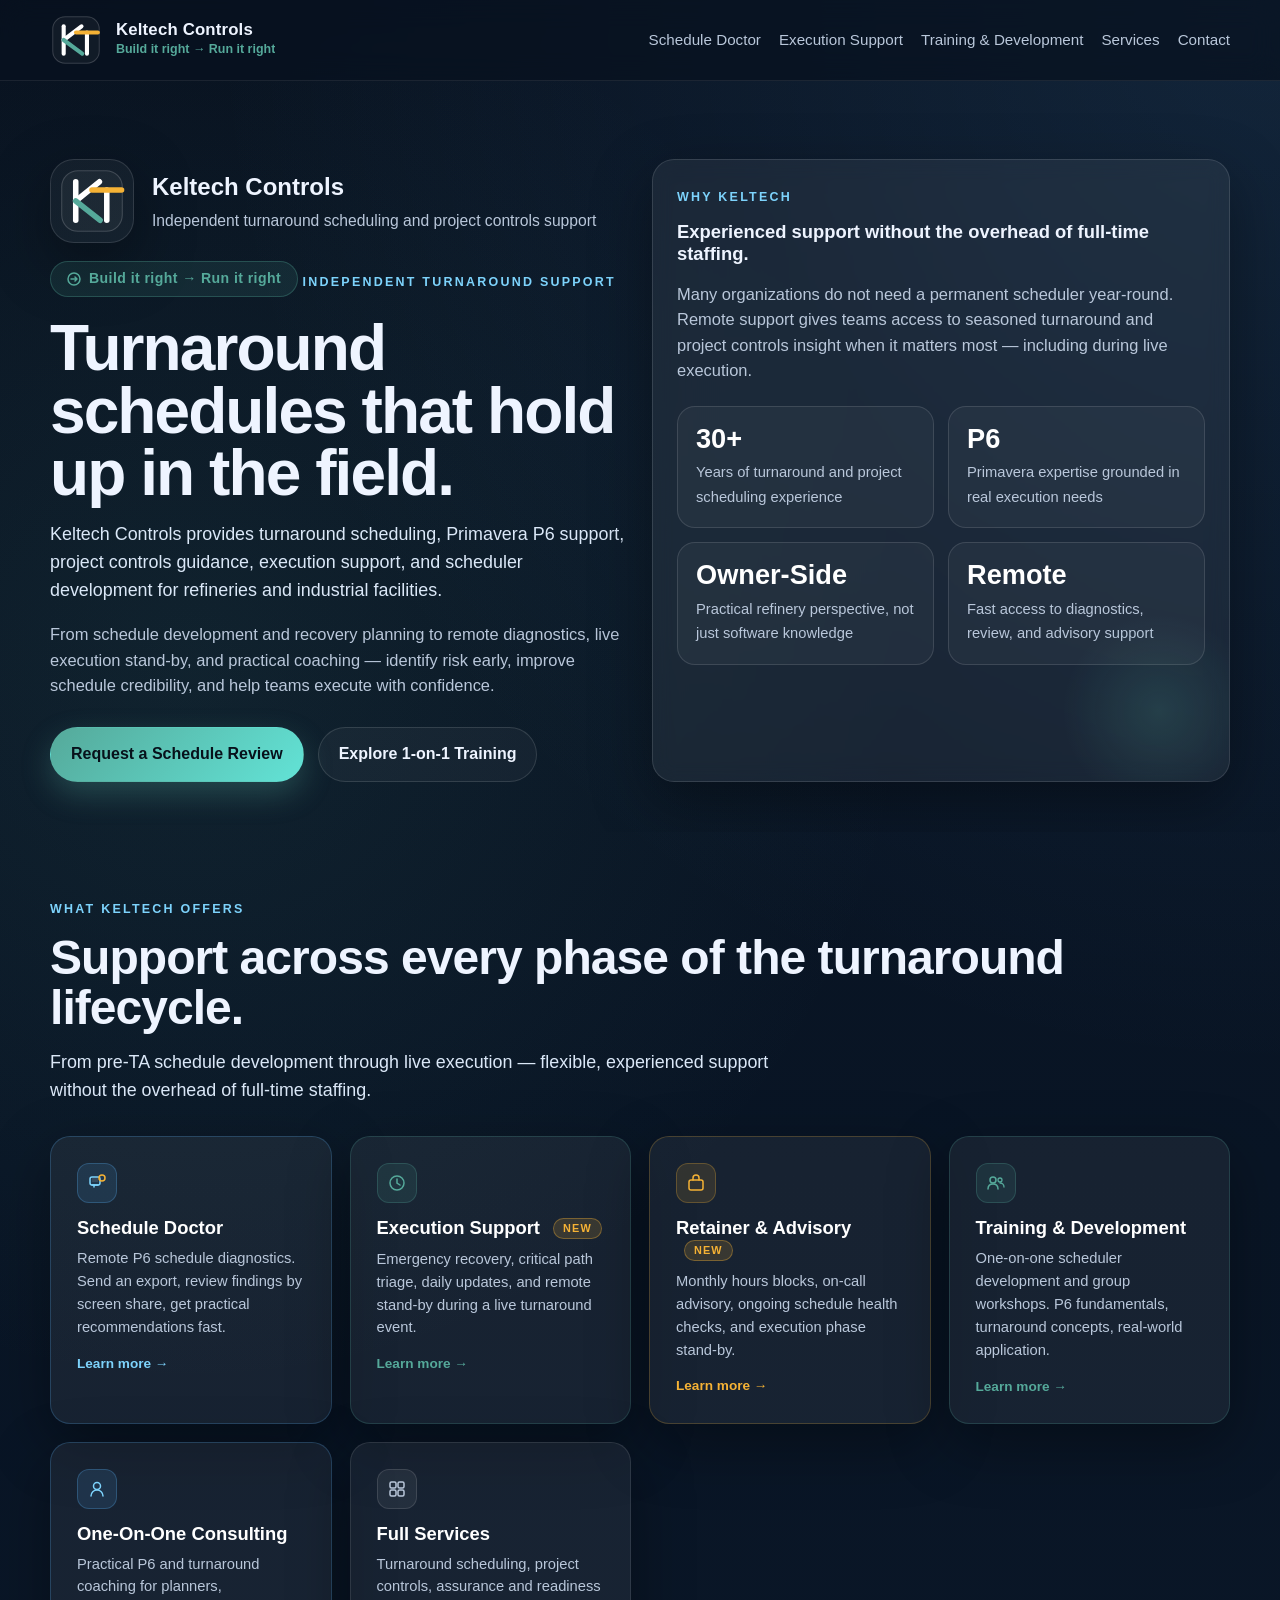
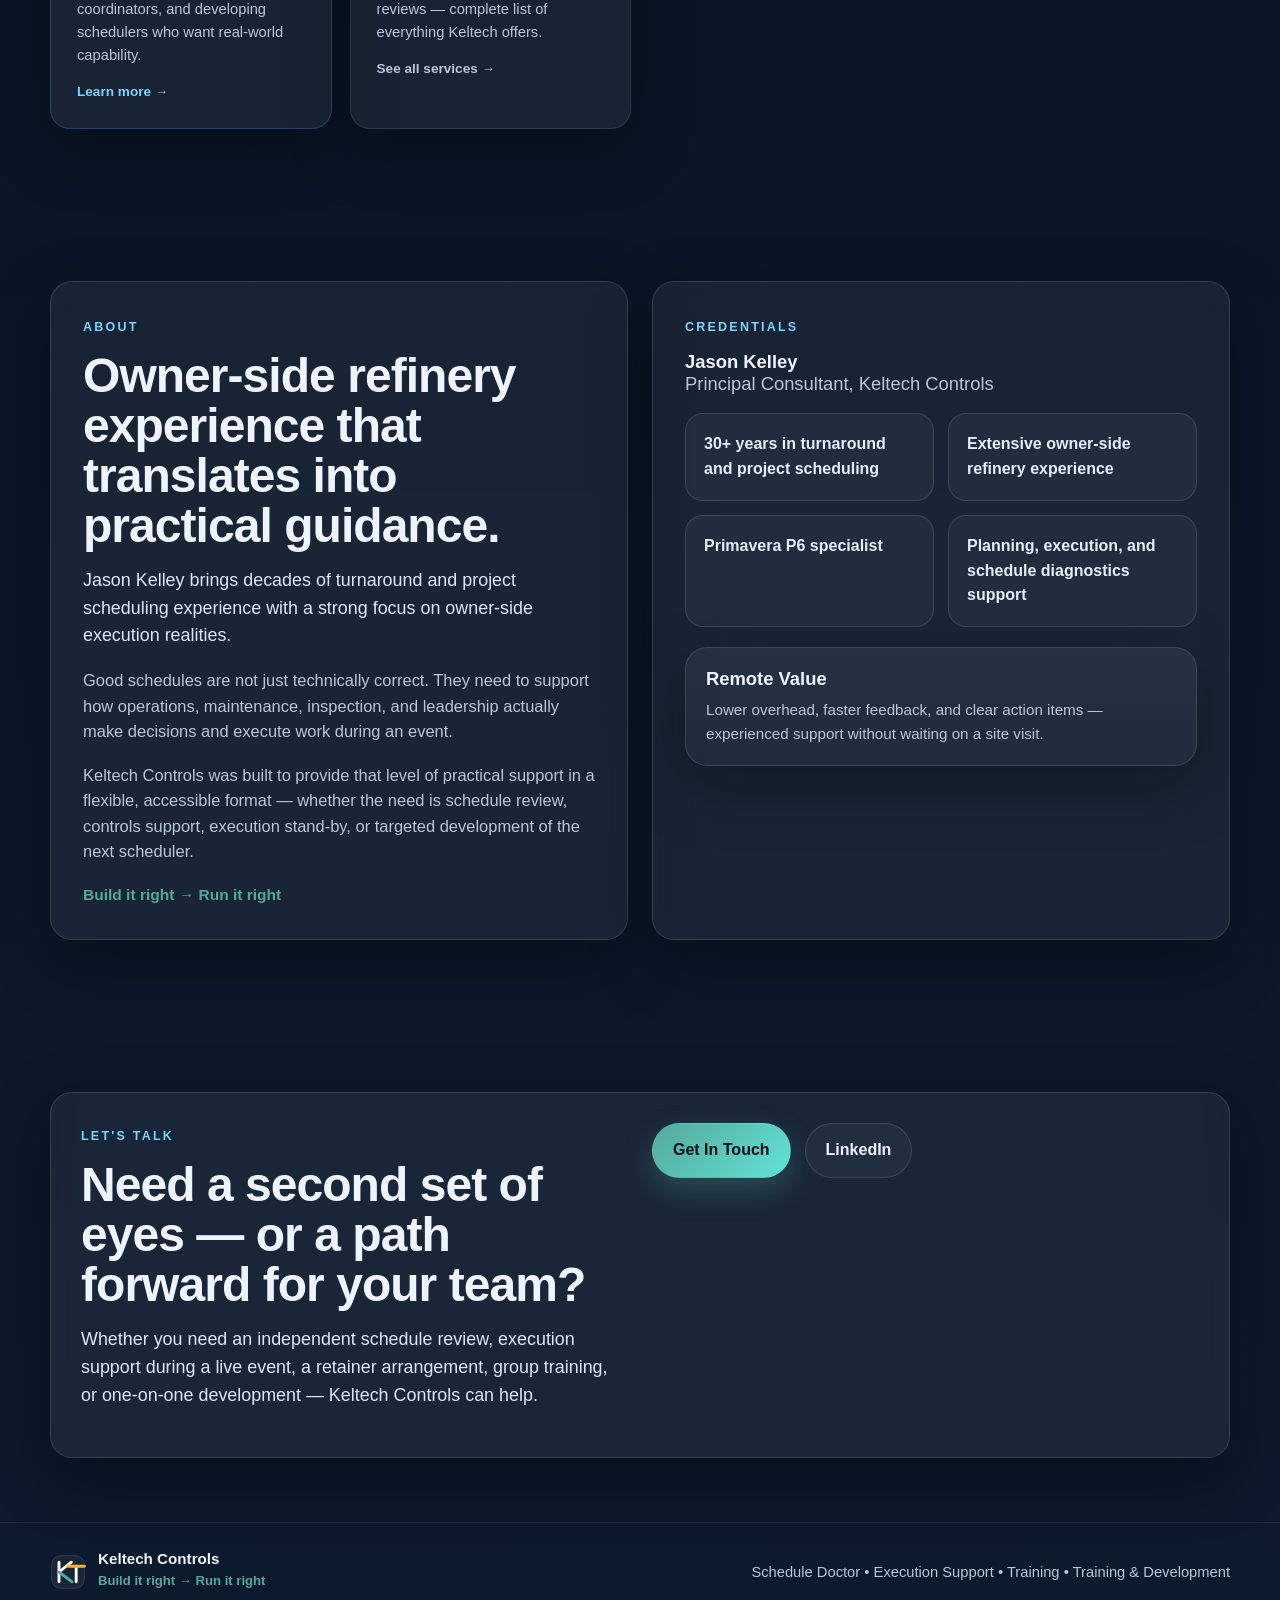
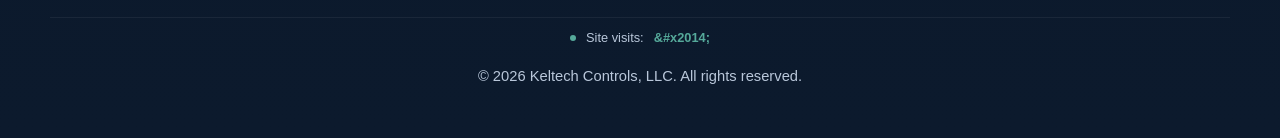
<file: index.html>
<!DOCTYPE html>
<html lang="en">
<head>
  <meta charset="UTF-8" />
  <meta name="viewport" content="width=device-width, initial-scale=1.0" />
  <title>Keltech Controls | Turnaround Scheduling and Project Controls</title>
  <meta name="description" content="Keltech Controls provides turnaround scheduling, Primavera P6 support, Schedule Doctor remote diagnostics, execution support, retainer advisory, group training, and one-on-one scheduler development for refineries and industrial facilities." />
  <link rel="stylesheet" href="css/shared.css" />
  <style>
    :root{--bg:#08111f;--bg2:#0d1b2e;--panel:rgba(255,255,255,.06);--panel2:rgba(255,255,255,.04);--text:#eef4ff;--muted:#b9c7da;--line:rgba(255,255,255,.12);--blue:#5eb6ff;--blue2:#7dd3fc;--teal:#55A99A;--teal-light:#62e3d6;--gold:#F5B235;--shadow:0 20px 60px rgba(0,0,0,.35);--radius:22px;--max:1180px}
    *{box-sizing:border-box}html{scroll-behavior:smooth}
    body{margin:0;font-family:Inter,Segoe UI,Roboto,Arial,sans-serif;color:var(--text);background:radial-gradient(circle at top right,rgba(94,182,255,.12),transparent 30%),radial-gradient(circle at 15% 20%,rgba(85,169,154,.10),transparent 25%),linear-gradient(180deg,#08111f 0%,#091525 35%,#0c1a2d 100%);line-height:1.55}
    a{color:inherit;text-decoration:none}
    .container{width:min(var(--max),calc(100% - 32px));margin:0 auto}
    .section{padding:88px 0}.section-tight{padding:64px 0}
    .eyebrow{display:inline-block;font-size:.78rem;letter-spacing:.18em;text-transform:uppercase;color:var(--blue2);margin-bottom:14px;font-weight:700}
    h1,h2,h3{margin:0 0 16px}
    h1{font-size:clamp(2.4rem,5vw,5rem);line-height:.98;letter-spacing:-.03em}
    h2{font-size:clamp(1.9rem,3.8vw,3rem);line-height:1.04;letter-spacing:-.02em}
    h3{font-size:1.15rem;line-height:1.2}
    p{margin:0 0 18px;color:var(--muted);font-size:1.03rem}
    .lead{font-size:1.12rem;color:#dbe8f8}
    .glass{background:var(--panel);border:1px solid var(--line);border-radius:var(--radius);backdrop-filter:blur(10px);box-shadow:var(--shadow)}
    .card{padding:26px;background:var(--panel);border:1px solid var(--line);border-radius:20px;box-shadow:var(--shadow);height:100%}
    .highlight-box{padding:28px;border-radius:22px;background:linear-gradient(180deg,rgba(255,255,255,.06),rgba(255,255,255,.03));border:1px solid var(--line);box-shadow:var(--shadow)}
    .tagline-pill{display:inline-flex;align-items:center;gap:8px;padding:6px 16px;border-radius:999px;background:rgba(85,169,154,.12);border:1px solid rgba(85,169,154,.30);color:var(--teal);font-size:.88rem;font-weight:600;letter-spacing:.03em;margin-bottom:20px}
    .new-badge{display:inline-block;font-size:.68rem;letter-spacing:.10em;text-transform:uppercase;font-weight:700;padding:3px 9px;border-radius:999px;background:rgba(245,178,53,.15);border:1px solid rgba(245,178,53,.35);color:var(--gold);margin-left:8px;vertical-align:middle;position:relative;top:-1px}
    .btn-row{display:flex;flex-wrap:wrap;gap:14px;margin-top:28px}
    .btn{display:inline-flex;align-items:center;justify-content:center;gap:10px;padding:14px 20px;border-radius:999px;font-weight:700;transition:.2s ease;border:1px solid transparent;font-size:1rem}
    .btn-primary{background:linear-gradient(135deg,var(--teal),var(--teal-light));color:#07111b;box-shadow:0 12px 30px rgba(85,169,154,.30)}
    .btn-primary:hover{transform:translateY(-1px)}
    .btn-secondary{border-color:var(--line);background:rgba(255,255,255,.04);color:var(--text)}
    .btn-secondary:hover{background:rgba(255,255,255,.08);transform:translateY(-1px)}
    .nav-wrap{position:sticky;top:0;z-index:100;backdrop-filter:blur(14px);background:rgba(8,17,31,.72);border-bottom:1px solid rgba(255,255,255,.08)}
    .nav{min-height:80px;display:flex;align-items:center;justify-content:space-between;gap:18px}
    .brand{display:flex;align-items:center;gap:14px;min-width:0}
    .brand-mark{width:52px;height:52px;flex:0 0 52px}
    .brand-text{display:flex;flex-direction:column;min-width:0}
    .brand-text strong{font-size:1.05rem;line-height:1.1;letter-spacing:.01em}
    .brand-text span{font-size:.78rem;color:var(--teal);font-weight:600;white-space:nowrap;overflow:hidden;text-overflow:ellipsis}
    .nav-links{display:flex;align-items:center;gap:18px;flex-wrap:wrap;justify-content:flex-end}
    .nav-links a{color:var(--muted);font-size:.95rem;transition:.15s}
    .nav-links a:hover{color:var(--text)}
    footer{padding:28px 0 50px;border-top:1px solid rgba(255,255,255,.08)}
    .footer-row{display:flex;align-items:center;justify-content:space-between;gap:18px;flex-wrap:wrap}
    .footer-brand{display:flex;align-items:center;gap:12px}
    .footer-brand-text strong{display:block;font-size:.95rem;line-height:1.1}
    .footer-brand-text span{font-size:.82rem;color:var(--teal);font-weight:600}
    .small{font-size:.92rem;color:var(--muted)}
    .two-col{display:grid;grid-template-columns:1fr 1fr;gap:24px;align-items:stretch}
    .stats{display:grid;grid-template-columns:repeat(2,1fr);gap:14px;margin-top:22px}
    .stat{padding:18px;border-radius:18px;background:rgba(255,255,255,.04);border:1px solid var(--line)}
    .stat strong{display:block;font-size:1.7rem;line-height:1;margin-bottom:8px;color:#fff}
    .stat span{color:var(--muted);font-size:.92rem}
    .credentials{display:grid;grid-template-columns:repeat(2,1fr);gap:14px;margin-top:18px}
    .credential{padding:18px;border-radius:18px;background:rgba(255,255,255,.04);border:1px solid var(--line);font-weight:600;color:#e4edf8}
    .counter-bar{display:flex;align-items:center;justify-content:center;gap:10px;padding:10px 0 0;border-top:1px solid rgba(255,255,255,.06);margin-top:24px;width:100%}
    .counter-dot{width:6px;height:6px;border-radius:50%;background:var(--teal);animation:pulse 2s ease-in-out infinite;flex-shrink:0}
    @keyframes pulse{0%,100%{opacity:1;transform:scale(1)}50%{opacity:.5;transform:scale(.8)}}
    .counter-label{font-size:.8rem;color:var(--muted)}
    .counter-num{font-size:.8rem;color:var(--teal);font-weight:700}
    @media(max-width:980px){.two-col{grid-template-columns:1fr}}
    @media(max-width:680px){.nav{min-height:auto;padding:14px 0;align-items:flex-start;flex-direction:column}.nav-links{justify-content:flex-start}.stats,.credentials{grid-template-columns:1fr}.section{padding:72px 0}.section-tight{padding:54px 0}}
  </style>
</head>
<body>

  <div class="nav-wrap">
    <div class="container nav">
      <a class="brand" href="index.html">
        <svg class="brand-mark" viewBox="0 0 76 76" fill="none" aria-hidden="true">
          <rect x="4" y="4" width="68" height="68" rx="18" fill="rgba(255,255,255,0.04)" stroke="rgba(255,255,255,0.18)" stroke-width="1.5"/>
          <line x1="20" y1="18" x2="20" y2="58" stroke="#FFFFFF" stroke-width="6" stroke-linecap="round"/>
          <line x1="20" y1="38" x2="46" y2="18" stroke="#FFFFFF" stroke-width="6" stroke-linecap="round"/>
          <line x1="20" y1="38" x2="47" y2="58" stroke="#55A99A" stroke-width="6" stroke-linecap="round"/>
          <line x1="54" y1="27" x2="54" y2="58" stroke="#FFFFFF" stroke-width="6" stroke-linecap="round"/>
          <line x1="38" y1="27" x2="70" y2="27" stroke="#F5B235" stroke-width="6" stroke-linecap="round"/>
        </svg>
        <div class="brand-text">
          <strong>Keltech Controls</strong>
          <span>Build it right &#x2192; Run it right</span>
        </div>
      </a>
      <nav class="nav-links">
        <a href="schedule-doctor.html">Schedule Doctor</a>
        <a href="execution-support.html">Execution Support</a>
        <a href="training.html">Training &amp; Development</a>
        
        <a href="services.html">Services</a>
        <a href="contact.html">Contact</a>
      </nav>
    </div>
  </div>

  <main id="top">

    <section style="padding:78px 0 50px;overflow:hidden">
      <div class="container two-col">
        <div>
          <div style="display:flex;align-items:center;gap:18px;margin-bottom:18px">
            <div style="width:84px;height:84px;flex:0 0 84px;border-radius:24px;display:grid;place-items:center;background:rgba(255,255,255,.04);border:1px solid var(--line);box-shadow:var(--shadow)" aria-hidden="true">
              <svg viewBox="0 0 92 92" width="68" height="68" fill="none">
                <rect x="5" y="5" width="82" height="82" rx="22" fill="rgba(255,255,255,0.04)" stroke="rgba(255,255,255,0.18)" stroke-width="1.5"/>
                <line x1="24" y1="20" x2="24" y2="72" stroke="#FFFFFF" stroke-width="7.5" stroke-linecap="round"/>
                <line x1="24" y1="46" x2="56" y2="20" stroke="#FFFFFF" stroke-width="7.5" stroke-linecap="round"/>
                <line x1="24" y1="46" x2="57" y2="72" stroke="#55A99A" stroke-width="7.5" stroke-linecap="round"/>
                <line x1="66" y1="31" x2="66" y2="72" stroke="#FFFFFF" stroke-width="7.5" stroke-linecap="round"/>
                <line x1="46" y1="31" x2="86" y2="31" stroke="#F5B235" stroke-width="7.5" stroke-linecap="round"/>
              </svg>
            </div>
            <div>
              <strong style="display:block;font-size:1.5rem;margin-bottom:4px">Keltech Controls</strong>
              <span style="color:var(--muted);font-size:.98rem">Independent turnaround scheduling and project controls support</span>
            </div>
          </div>
          <div class="tagline-pill">
            <svg width="14" height="14" viewBox="0 0 14 14" fill="none" aria-hidden="true"><circle cx="7" cy="7" r="6" stroke="#55A99A" stroke-width="1.5"/><path d="M4 7h6M8 5l2 2-2 2" stroke="#55A99A" stroke-width="1.5" stroke-linecap="round" stroke-linejoin="round"/></svg>
            Build it right &#x2192; Run it right
          </div>
          <div class="eyebrow">Independent Turnaround Support</div>
          <h1>Turnaround schedules that hold up in the field.</h1>
          <p class="lead">Keltech Controls provides turnaround scheduling, Primavera P6 support, project controls guidance, execution support, and scheduler development for refineries and industrial facilities.</p>
          <p>From schedule development and recovery planning to remote diagnostics, live execution stand-by, and practical coaching — identify risk early, improve schedule credibility, and help teams execute with confidence.</p>
          <div class="btn-row">
            <a class="btn btn-primary" href="contact.html">Request a Schedule Review</a>
            <a class="btn btn-secondary" href="training.html#one-on-one">Explore 1-on-1 Training</a>
          </div>
        </div>
        <div class="glass" style="padding:24px;position:relative;overflow:hidden">
          <div style="position:absolute;inset:auto -40px -40px auto;width:220px;height:220px;background:radial-gradient(circle,rgba(85,169,154,.18),transparent 62%);pointer-events:none"></div>
          <div class="eyebrow">Why Keltech</div>
          <h3>Experienced support without the overhead of full-time staffing.</h3>
          <p>Many organizations do not need a permanent scheduler year-round. Remote support gives teams access to seasoned turnaround and project controls insight when it matters most — including during live execution.</p>
          <div class="stats">
            <div class="stat"><strong>30+</strong><span>Years of turnaround and project scheduling experience</span></div>
            <div class="stat"><strong>P6</strong><span>Primavera expertise grounded in real execution needs</span></div>
            <div class="stat"><strong>Owner-Side</strong><span>Practical refinery perspective, not just software knowledge</span></div>
            <div class="stat"><strong>Remote</strong><span>Fast access to diagnostics, review, and advisory support</span></div>
          </div>
        </div>
      </div>
    </section>

    <section class="section-tight">
      <div class="container">
        <div class="eyebrow">What Keltech Offers</div>
        <h2>Support across every phase of the turnaround lifecycle.</h2>
        <p class="lead" style="max-width:720px">From pre-TA schedule development through live execution — flexible, experienced support without the overhead of full-time staffing.</p>
        <div style="display:grid;grid-template-columns:repeat(auto-fit,minmax(260px,1fr));gap:18px;margin-top:32px">

          <a href="schedule-doctor.html" style="display:block">
            <div class="card" style="border-color:rgba(94,182,255,.22);transition:.2s ease" onmouseover="this.style.borderColor='rgba(94,182,255,.5)'" onmouseout="this.style.borderColor='rgba(94,182,255,.22)'">
              <div style="width:40px;height:40px;border-radius:12px;background:rgba(94,182,255,.12);border:1px solid rgba(94,182,255,.25);display:grid;place-items:center;margin-bottom:14px">
                <svg width="20" height="20" viewBox="0 0 20 20" fill="none"><rect x="3" y="4" width="10" height="8" rx="2" stroke="#7DD3FC" stroke-width="1.5"/><line x1="5" y1="12" x2="11" y2="12" stroke="#7DD3FC" stroke-width="1.5" stroke-linecap="round"/><line x1="7" y1="12" x2="7" y2="14" stroke="#7DD3FC" stroke-width="1.5" stroke-linecap="round"/><line x1="5" y1="6" x2="11" y2="6" stroke="rgba(255,255,255,.2)" stroke-width="1"/><line x1="5" y1="8" x2="11" y2="8" stroke="rgba(255,255,255,.2)" stroke-width="1"/><circle cx="15" cy="5" r="3" stroke="#F5B235" stroke-width="1.5"/></svg>
              </div>
              <h3 style="color:#fff;margin-bottom:8px">Schedule Doctor</h3>
              <p style="font-size:.92rem;margin:0">Remote P6 schedule diagnostics. Send an export, review findings by screen share, get practical recommendations fast.</p>
              <div style="margin-top:14px;font-size:.85rem;color:var(--blue2);font-weight:600">Learn more &#x2192;</div>
            </div>
          </a>

          <a href="execution-support.html" style="display:block">
            <div class="card" style="border-color:rgba(85,169,154,.22);transition:.2s ease" onmouseover="this.style.borderColor='rgba(85,169,154,.5)'" onmouseout="this.style.borderColor='rgba(85,169,154,.22)'">
              <div style="width:40px;height:40px;border-radius:12px;background:rgba(85,169,154,.12);border:1px solid rgba(85,169,154,.25);display:grid;place-items:center;margin-bottom:14px">
                <svg width="20" height="20" viewBox="0 0 20 20" fill="none"><circle cx="10" cy="10" r="7" stroke="#55A99A" stroke-width="1.5"/><path d="M10 6v4l3 2" stroke="#55A99A" stroke-width="1.5" stroke-linecap="round"/></svg>
              </div>
              <h3 style="color:#fff;margin-bottom:8px">Execution Support <span class="new-badge">New</span></h3>
              <p style="font-size:.92rem;margin:0">Emergency recovery, critical path triage, daily updates, and remote stand-by during a live turnaround event.</p>
              <div style="margin-top:14px;font-size:.85rem;color:var(--teal);font-weight:600">Learn more &#x2192;</div>
            </div>
          </a>

          <a href="execution-support.html#retainer" style="display:block">
            <div class="card" style="border-color:rgba(245,178,53,.22);transition:.2s ease" onmouseover="this.style.borderColor='rgba(245,178,53,.5)'" onmouseout="this.style.borderColor='rgba(245,178,53,.22)'">
              <div style="width:40px;height:40px;border-radius:12px;background:rgba(245,178,53,.12);border:1px solid rgba(245,178,53,.25);display:grid;place-items:center;margin-bottom:14px">
                <svg width="20" height="20" viewBox="0 0 20 20" fill="none"><rect x="3" y="7" width="14" height="10" rx="2" stroke="#F5B235" stroke-width="1.5"/><path d="M7 7V5a3 3 0 016 0v2" stroke="#F5B235" stroke-width="1.5" stroke-linecap="round"/></svg>
              </div>
              <h3 style="color:#fff;margin-bottom:8px">Retainer &amp; Advisory <span class="new-badge">New</span></h3>
              <p style="font-size:.92rem;margin:0">Monthly hours blocks, on-call advisory, ongoing schedule health checks, and execution phase stand-by.</p>
              <div style="margin-top:14px;font-size:.85rem;color:var(--gold);font-weight:600">Learn more &#x2192;</div>
            </div>
          </a>

          <a href="training.html" style="display:block">
            <div class="card" style="border-color:rgba(85,169,154,.22);transition:.2s ease" onmouseover="this.style.borderColor='rgba(85,169,154,.5)'" onmouseout="this.style.borderColor='rgba(85,169,154,.22)'">
              <div style="width:40px;height:40px;border-radius:12px;background:rgba(85,169,154,.12);border:1px solid rgba(85,169,154,.25);display:grid;place-items:center;margin-bottom:14px">
                <svg width="20" height="20" viewBox="0 0 20 20" fill="none"><circle cx="7" cy="7" r="3" stroke="#55A99A" stroke-width="1.5"/><circle cx="14" cy="7" r="2" stroke="#55A99A" stroke-width="1.3"/><path d="M2 16c0-3 2-5 5-5s5 2 5 5" stroke="#55A99A" stroke-width="1.5" stroke-linecap="round"/><path d="M14 10c2 0 4 1.5 4 4" stroke="#55A99A" stroke-width="1.3" stroke-linecap="round"/></svg>
              </div>
              <h3 style="color:#fff;margin-bottom:8px">Training &amp; Development</h3>
              <p style="font-size:.92rem;margin:0">One-on-one scheduler development and group workshops. P6 fundamentals, turnaround concepts, real-world application.</p>
              <div style="margin-top:14px;font-size:.85rem;color:var(--teal);font-weight:600">Learn more &#x2192;</div>
            </div>
          </a>

          <a href="training.html#one-on-one" style="display:block">
            <div class="card" style="border-color:rgba(94,182,255,.22);transition:.2s ease" onmouseover="this.style.borderColor='rgba(94,182,255,.5)'" onmouseout="this.style.borderColor='rgba(94,182,255,.22)'">
              <div style="width:40px;height:40px;border-radius:12px;background:rgba(94,182,255,.12);border:1px solid rgba(94,182,255,.25);display:grid;place-items:center;margin-bottom:14px">
                <svg width="20" height="20" viewBox="0 0 20 20" fill="none"><circle cx="10" cy="7" r="3.5" stroke="#7DD3FC" stroke-width="1.5"/><path d="M4 17c0-3.5 2.7-6 6-6s6 2.5 6 6" stroke="#7DD3FC" stroke-width="1.5" stroke-linecap="round"/></svg>
              </div>
              <h3 style="color:#fff;margin-bottom:8px">One-On-One Consulting</h3>
              <p style="font-size:.92rem;margin:0">Practical P6 and turnaround coaching for planners, coordinators, and developing schedulers who want real-world capability.</p>
              <div style="margin-top:14px;font-size:.85rem;color:var(--blue2);font-weight:600">Learn more &#x2192;</div>
            </div>
          </a>

          <a href="services.html" style="display:block">
            <div class="card" style="border-color:rgba(255,255,255,.10);transition:.2s ease" onmouseover="this.style.borderColor='rgba(255,255,255,.25)'" onmouseout="this.style.borderColor='rgba(255,255,255,.10)'">
              <div style="width:40px;height:40px;border-radius:12px;background:rgba(255,255,255,.06);border:1px solid rgba(255,255,255,.12);display:grid;place-items:center;margin-bottom:14px">
                <svg width="20" height="20" viewBox="0 0 20 20" fill="none"><rect x="3" y="3" width="6" height="6" rx="1.5" stroke="#b9c7da" stroke-width="1.5"/><rect x="11" y="3" width="6" height="6" rx="1.5" stroke="#b9c7da" stroke-width="1.5"/><rect x="3" y="11" width="6" height="6" rx="1.5" stroke="#b9c7da" stroke-width="1.5"/><rect x="11" y="11" width="6" height="6" rx="1.5" stroke="#b9c7da" stroke-width="1.5"/></svg>
              </div>
              <h3 style="color:#fff;margin-bottom:8px">Full Services</h3>
              <p style="font-size:.92rem;margin:0">Turnaround scheduling, project controls, assurance and readiness reviews — complete list of everything Keltech offers.</p>
              <div style="margin-top:14px;font-size:.85rem;color:var(--muted);font-weight:600">See all services &#x2192;</div>
            </div>
          </a>

        </div>
      </div>
    </section>

    <section class="section">
      <div class="container two-col">
        <div class="glass" style="padding:32px">
          <div class="eyebrow">About</div>
          <h2>Owner-side refinery experience that translates into practical guidance.</h2>
          <p class="lead">Jason Kelley brings decades of turnaround and project scheduling experience with a strong focus on owner-side execution realities.</p>
          <p>Good schedules are not just technically correct. They need to support how operations, maintenance, inspection, and leadership actually make decisions and execute work during an event.</p>
          <p>Keltech Controls was built to provide that level of practical support in a flexible, accessible format — whether the need is schedule review, controls support, execution stand-by, or targeted development of the next scheduler.</p>
          <p style="color:var(--teal);font-weight:600;font-size:.97rem;margin-bottom:0">Build it right &#x2192; Run it right</p>
        </div>
        <div class="glass" style="padding:32px">
          <div class="eyebrow">Credentials</div>
          <h3>Jason Kelley<br><span style="color:var(--muted);font-weight:400">Principal Consultant, Keltech Controls</span></h3>
          <div class="credentials">
            <div class="credential">30+ years in turnaround and project scheduling</div>
            <div class="credential">Extensive owner-side refinery experience</div>
            <div class="credential">Primavera P6 specialist</div>
            <div class="credential">Planning, execution, and schedule diagnostics support</div>
          </div>
          <div class="highlight-box" style="margin-top:20px;padding:20px">
            <h3 style="margin-bottom:8px">Remote Value</h3>
            <p style="margin:0;font-size:.95rem">Lower overhead, faster feedback, and clear action items — experienced support without waiting on a site visit.</p>
          </div>
        </div>
      </div>
    </section>

    <section id="contact" class="section-tight">
      <div class="container">
        <div class="glass" style="padding:30px">
          <div class="two-col">
            <div>
              <div class="eyebrow">Let's Talk</div>
              <h2>Need a second set of eyes — or a path forward for your team?</h2>
              <p class="lead">Whether you need an independent schedule review, execution support during a live event, a retainer arrangement, group training, or one-on-one development — Keltech Controls can help.</p>
            </div>
            <div>
              <div class="btn-row" style="margin-top:0">
                <a class="btn btn-primary" href="contact.html">Get In Touch</a>
                <a class="btn btn-secondary" href="https://www.linkedin.com/in/jason-kelley-pmp-21aa15128" target="_blank" rel="noopener">LinkedIn</a>
              </div>
            </div>
          </div>
        </div>
      </div>
    </section>

  </main>

  <footer>
    <div class="container">
      <div class="footer-row">
        <div class="footer-brand">
          <svg viewBox="0 0 44 44" width="36" height="36" fill="none" aria-hidden="true">
            <rect x="2" y="2" width="40" height="40" rx="11" fill="rgba(255,255,255,0.05)" stroke="rgba(255,255,255,0.15)" stroke-width="1"/>
            <line x1="11" y1="10" x2="11" y2="34" stroke="#FFFFFF" stroke-width="3.5" stroke-linecap="round"/>
            <line x1="11" y1="22" x2="26" y2="10" stroke="#FFFFFF" stroke-width="3.5" stroke-linecap="round"/>
            <line x1="11" y1="22" x2="27" y2="34" stroke="#55A99A" stroke-width="3.5" stroke-linecap="round"/>
            <line x1="32" y1="15" x2="32" y2="34" stroke="#FFFFFF" stroke-width="3.5" stroke-linecap="round"/>
            <line x1="22" y1="15" x2="42" y2="15" stroke="#F5B235" stroke-width="3.5" stroke-linecap="round"/>
          </svg>
          <div class="footer-brand-text">
            <strong>Keltech Controls</strong>
            <span>Build it right &#x2192; Run it right</span>
          </div>
        </div>
        <div class="small" style="text-align:right">
          <a href="schedule-doctor.html" style="color:var(--muted)">Schedule Doctor</a> &#x2022;
          <a href="execution-support.html" style="color:var(--muted)">Execution Support</a> &#x2022;
          <a href="training.html" style="color:var(--muted)">Training</a> &#x2022;
          <a href="training.html" style="color:var(--muted)">Training &amp; Development</a>
        </div>
      </div>
      <div class="counter-bar">
        <div class="counter-dot"></div>
        <span class="counter-label">Site visits:</span>
        <span class="counter-num" id="visit-count">&#x2014;</span>
      </div>
      <div style="text-align:center;margin-top:16px">
        <span class="small">&#169; 2026 Keltech Controls, LLC. All rights reserved.</span>
      </div>
    </div>
  </footer>

  <script>
    var BIN = '69e0edea36566621a8bdb1b9';
    var url = 'https://api.jsonbin.io/v3/b/' + BIN;
    fetch(url + '/latest', { headers: { 'X-Access-Key': '$2a$10$opbsKgHo7iAQs1BfKMqj1.ppZ4kPK6qx3cvJgRNC/LAzoJjJ7Pyci' } })
      .then(function(r){ return r.json(); })
      .then(function(data){
        var count = ((data.record && data.record.count) || 0) + 1;
        document.getElementById('visit-count').textContent = count.toLocaleString();
        fetch(url, {
          method: 'PUT',
          headers: {
            'Content-Type': 'application/json',
            'X-Access-Key': '$2a$10$opbsKgHo7iAQs1BfKMqj1.ppZ4kPK6qx3cvJgRNC/LAzoJjJ7Pyci'
          },
          body: JSON.stringify({ count: count })
        });
      })
      .catch(function(){ document.getElementById('visit-count').textContent = '&#x2014;'; });
  </script>

</body>
</html>
</file>
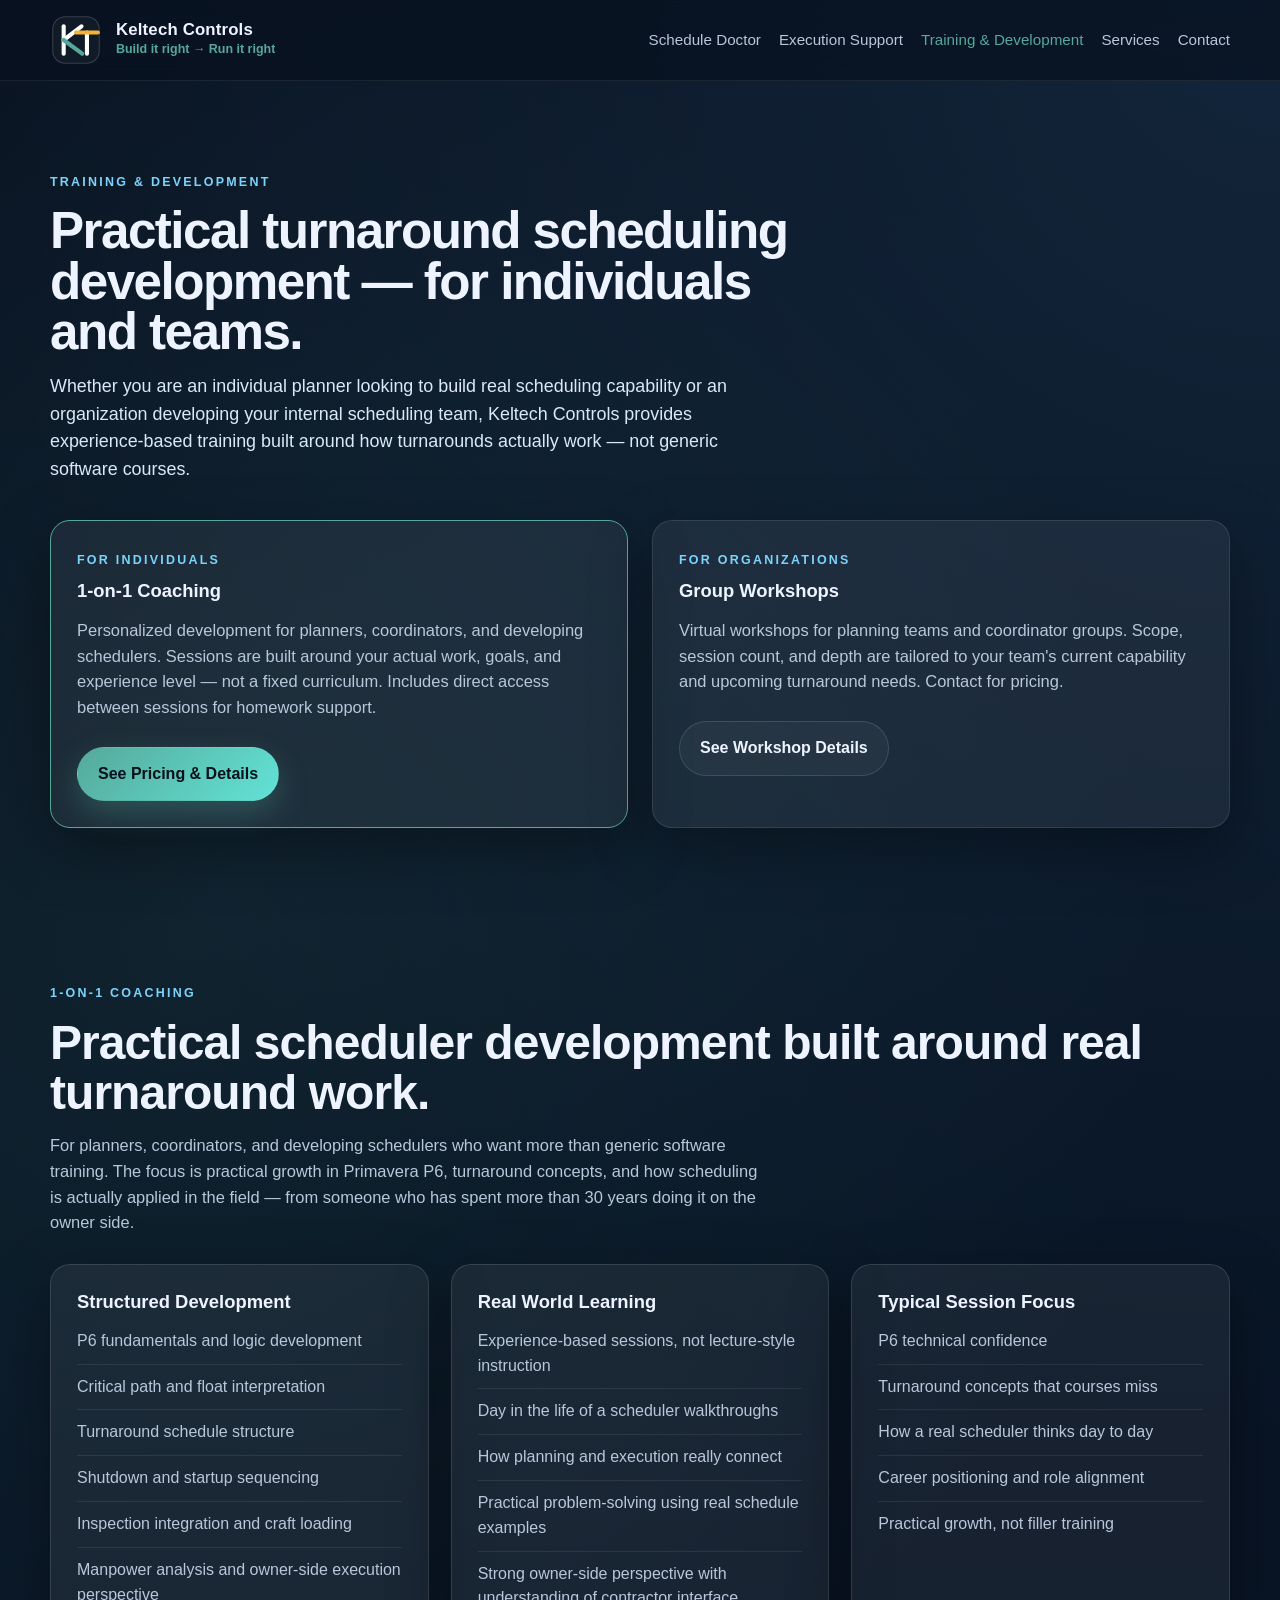
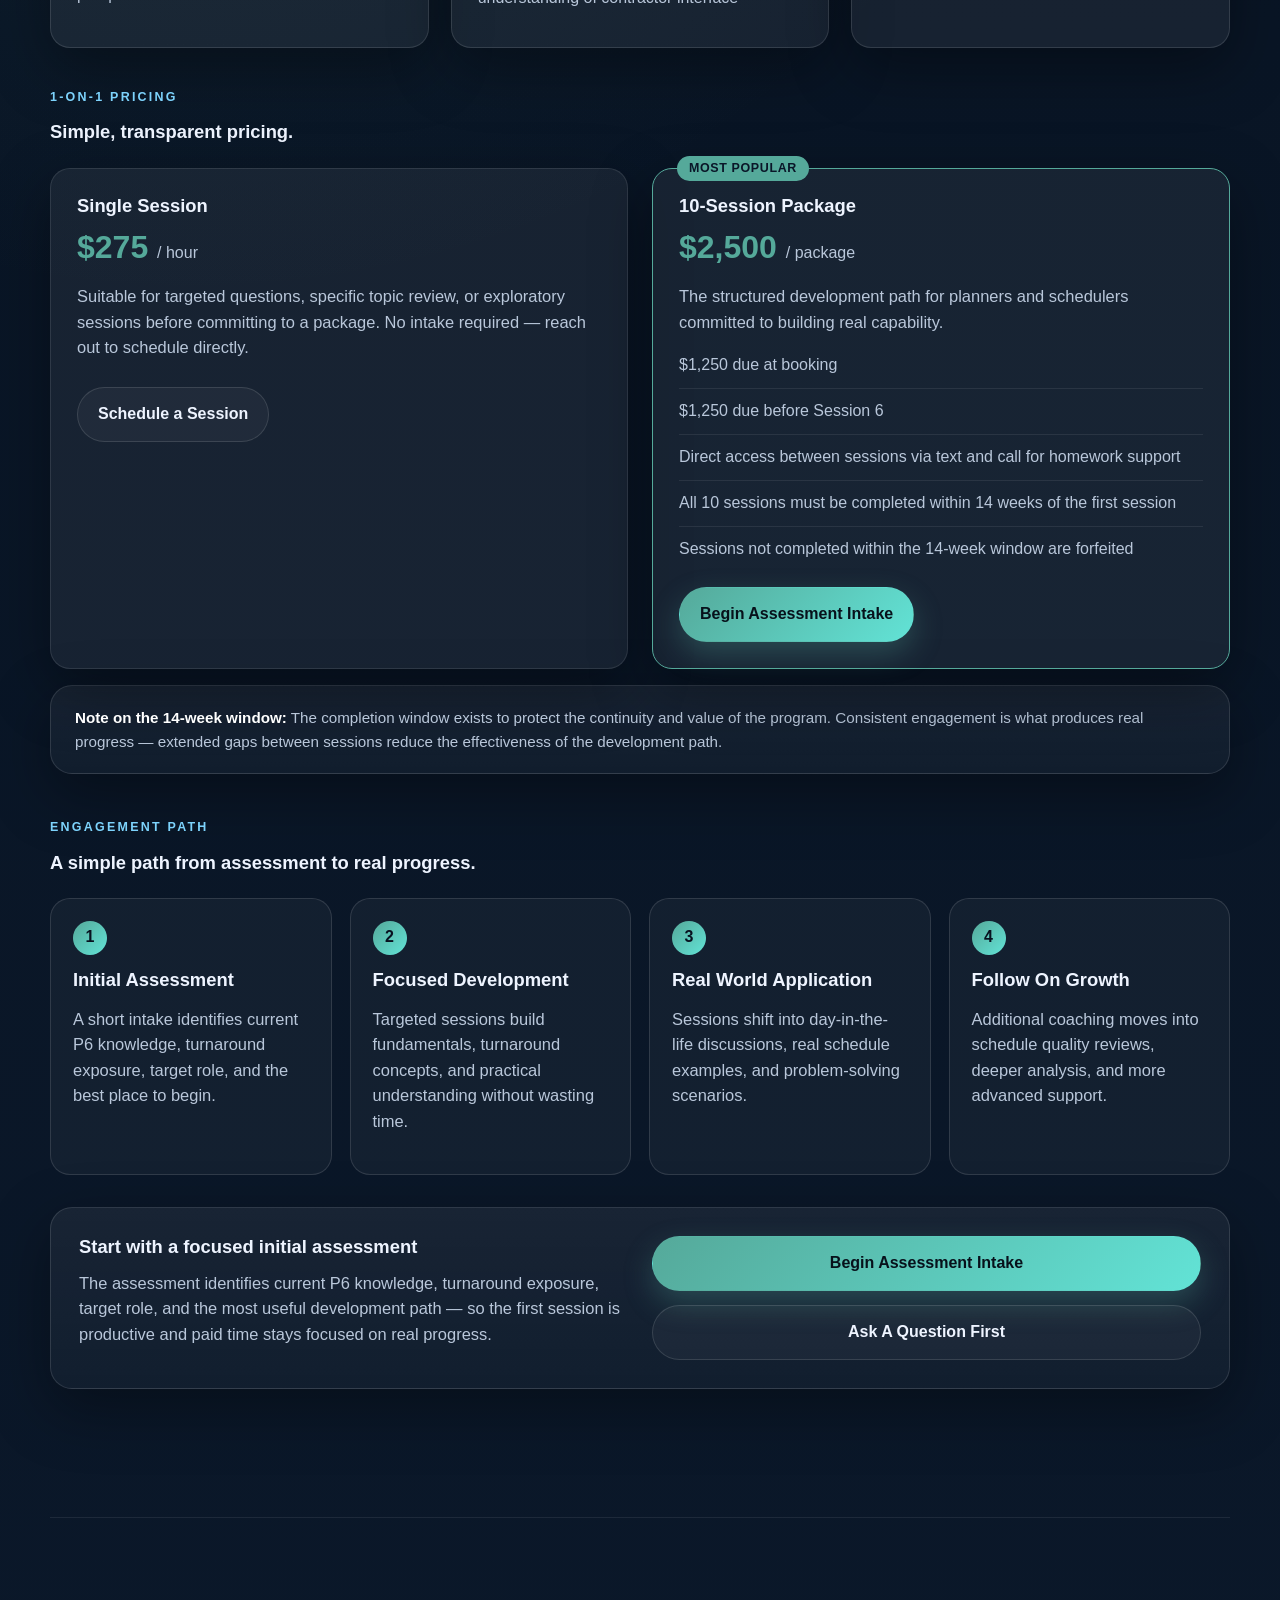
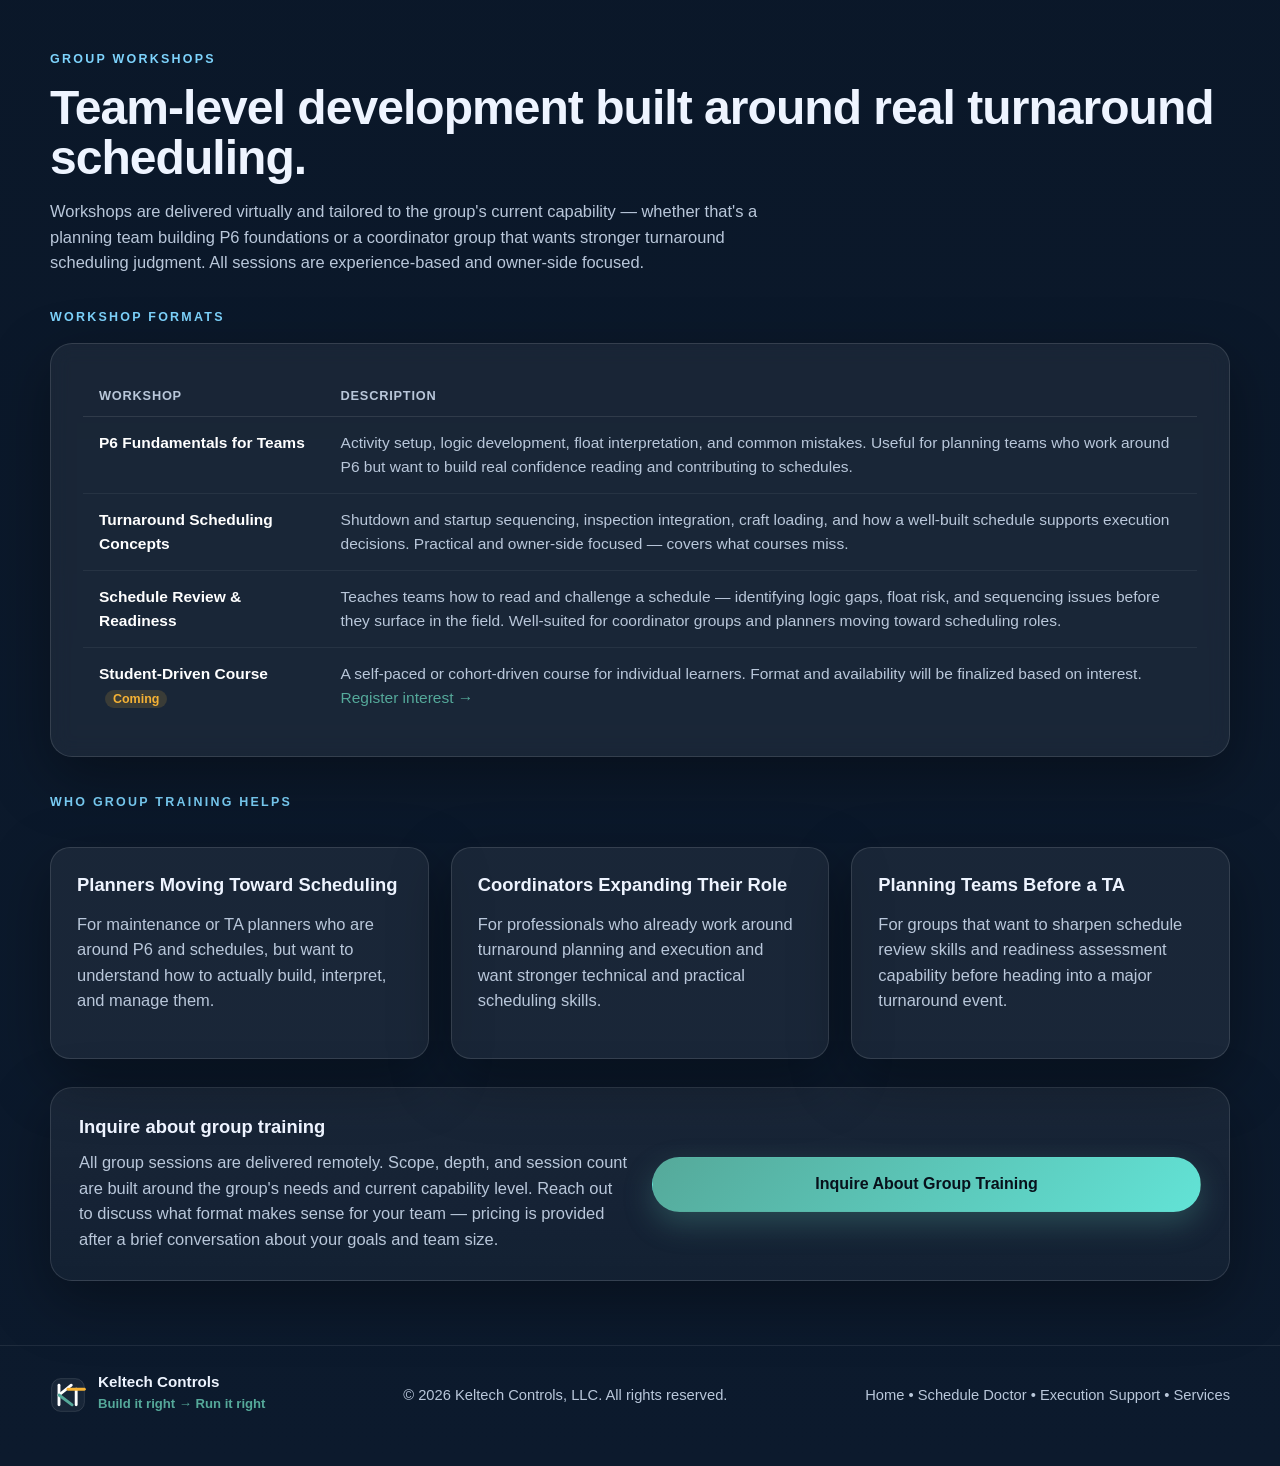
<file: consulting.html>
<!DOCTYPE html>
<html lang="en">
<head>
  <meta charset="UTF-8" />
  <meta http-equiv="refresh" content="0; url=training.html" />
  <title>Redirecting | Keltech Controls</title>
</head>
<body>
  <p>Redirecting to <a href="training.html">Training &amp; Development</a>...</p>
</body>
</html>
</file>
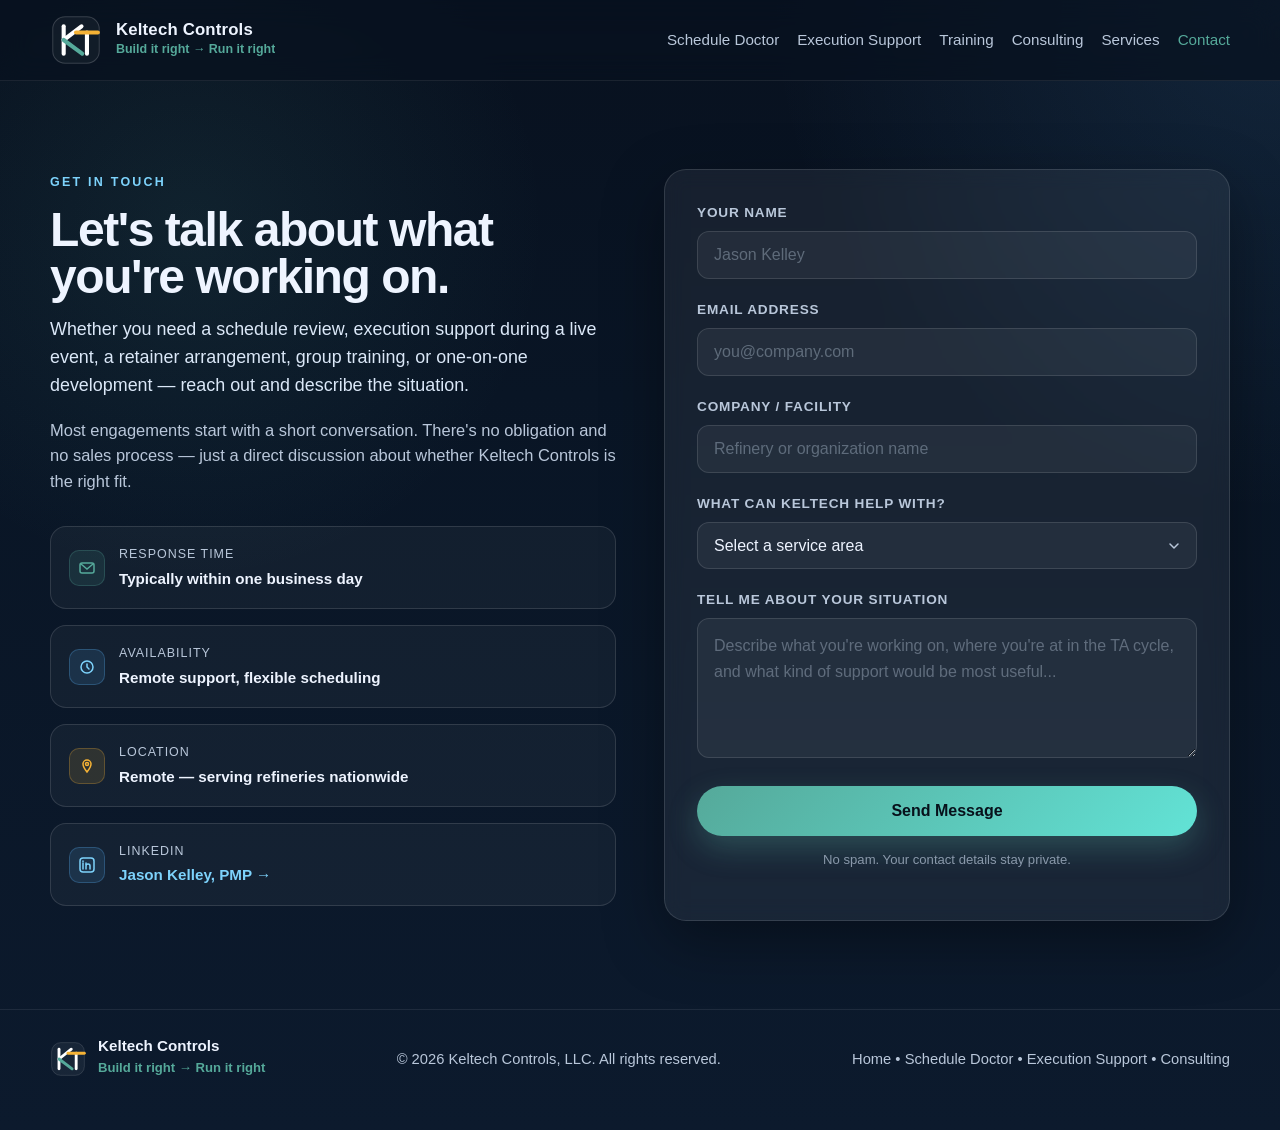
<file: contact.html>
<!DOCTYPE html>
<html lang="en">
<head>
  <meta charset="UTF-8" />
  <meta name="viewport" content="width=device-width, initial-scale=1.0" />
  <title>Contact | Keltech Controls</title>
  <meta name="description" content="Get in touch with Keltech Controls — turnaround scheduling, execution support, retainer advisory, group training, and one-on-one scheduler development." />
  <link rel="stylesheet" href="css/shared.css" />
  <style>
    .form-group{margin-bottom:20px}
    .form-group label{display:block;font-size:.85rem;font-weight:600;color:var(--muted);letter-spacing:.06em;text-transform:uppercase;margin-bottom:8px}
    .form-group input,
    .form-group select,
    .form-group textarea{
      width:100%;
      padding:14px 16px;
      background:rgba(255,255,255,.05);
      border:1px solid var(--line);
      border-radius:12px;
      color:var(--text);
      font-family:inherit;
      font-size:1rem;
      transition:border-color .2s;
      appearance:none;
    }
    .form-group input:focus,
    .form-group select:focus,
    .form-group textarea:focus{
      outline:none;
      border-color:var(--teal);
    }
    .form-group select{
      background-image:url("data:image/svg+xml,%3Csvg xmlns='http://www.w3.org/2000/svg' width='12' height='12' viewBox='0 0 12 12'%3E%3Cpath d='M2 4l4 4 4-4' stroke='%23b9c7da' stroke-width='1.5' fill='none' stroke-linecap='round' stroke-linejoin='round'/%3E%3C/svg%3E");
      background-repeat:no-repeat;
      background-position:right 16px center;
      padding-right:40px;
      cursor:pointer;
    }
    .form-group select option{background:#0d1b2e;color:var(--text)}
    .form-group textarea{resize:vertical;min-height:140px;line-height:1.6}
    .form-group input::placeholder,
    .form-group textarea::placeholder{color:rgba(185,199,218,.4)}
    .submit-btn{
      width:100%;
      padding:16px;
      background:linear-gradient(135deg,var(--teal),var(--teal-light));
      color:#07111b;
      font-weight:700;
      font-size:1rem;
      border:none;
      border-radius:999px;
      cursor:pointer;
      transition:.2s ease;
      box-shadow:0 12px 30px rgba(85,169,154,.30);
    }
    .submit-btn:hover{transform:translateY(-1px);box-shadow:0 16px 40px rgba(85,169,154,.40)}
    .submit-btn:active{transform:translateY(0)}
    .submit-btn:disabled{opacity:.6;cursor:not-allowed;transform:none}
    .success-msg{
      display:none;
      padding:24px;
      border-radius:16px;
      background:rgba(85,169,154,.12);
      border:1px solid rgba(85,169,154,.35);
      text-align:center;
      margin-top:20px;
    }
    .success-msg h3{color:var(--teal);margin-bottom:8px}
    .success-msg p{margin:0;color:var(--muted);font-size:.95rem}
    .form-note{font-size:.82rem;color:var(--muted);text-align:center;margin-top:14px;opacity:.7}
  </style>
</head>
<body>

  <div class="nav-wrap">
    <div class="container nav">
      <a class="brand" href="index.html">
        <svg class="brand-mark" viewBox="0 0 76 76" fill="none" aria-hidden="true">
          <rect x="4" y="4" width="68" height="68" rx="18" fill="rgba(255,255,255,0.04)" stroke="rgba(255,255,255,0.18)" stroke-width="1.5"/>
          <line x1="20" y1="18" x2="20" y2="58" stroke="#FFFFFF" stroke-width="6" stroke-linecap="round"/>
          <line x1="20" y1="38" x2="46" y2="18" stroke="#FFFFFF" stroke-width="6" stroke-linecap="round"/>
          <line x1="20" y1="38" x2="47" y2="58" stroke="#55A99A" stroke-width="6" stroke-linecap="round"/>
          <line x1="54" y1="27" x2="54" y2="58" stroke="#FFFFFF" stroke-width="6" stroke-linecap="round"/>
          <line x1="38" y1="27" x2="70" y2="27" stroke="#F5B235" stroke-width="6" stroke-linecap="round"/>
        </svg>
        <div class="brand-text">
          <strong>Keltech Controls</strong>
          <span>Build it right &#x2192; Run it right</span>
        </div>
      </a>
      <nav class="nav-links">
        <a href="schedule-doctor.html">Schedule Doctor</a>
        <a href="execution-support.html">Execution Support</a>
        <a href="training.html">Training</a>
        <a href="consulting.html">Consulting</a>
        <a href="services.html">Services</a>
        <a href="contact.html" class="active">Contact</a>
      </nav>
    </div>
  </div>

  <main>
    <section class="section">
      <div class="container">
        <div class="two-col" style="align-items:start;gap:48px">

          <!-- LEFT: context -->
          <div>
            <div class="eyebrow">Get In Touch</div>
            <h1 style="font-size:clamp(1.8rem,4vw,3rem)">Let's talk about what you're working on.</h1>
            <p class="lead">Whether you need a schedule review, execution support during a live event, a retainer arrangement, group training, or one-on-one development — reach out and describe the situation.</p>
            <p>Most engagements start with a short conversation. There's no obligation and no sales process — just a direct discussion about whether Keltech Controls is the right fit.</p>

            <div style="margin-top:32px;display:flex;flex-direction:column;gap:16px">

              <div style="display:flex;align-items:center;gap:14px;padding:18px;border-radius:16px;background:rgba(255,255,255,.04);border:1px solid var(--line)">
                <div style="width:36px;height:36px;border-radius:10px;background:rgba(85,169,154,.12);border:1px solid rgba(85,169,154,.25);display:grid;place-items:center;flex-shrink:0">
                  <svg width="16" height="16" viewBox="0 0 16 16" fill="none"><path d="M2 4l6 5 6-5" stroke="#55A99A" stroke-width="1.5" stroke-linecap="round"/><rect x="1" y="3" width="14" height="10" rx="2" stroke="#55A99A" stroke-width="1.5"/></svg>
                </div>
                <div>
                  <div style="font-size:.78rem;color:var(--muted);text-transform:uppercase;letter-spacing:.08em;margin-bottom:2px">Response time</div>
                  <div style="font-size:.95rem;font-weight:600;color:var(--text)">Typically within one business day</div>
                </div>
              </div>

              <div style="display:flex;align-items:center;gap:14px;padding:18px;border-radius:16px;background:rgba(255,255,255,.04);border:1px solid var(--line)">
                <div style="width:36px;height:36px;border-radius:10px;background:rgba(94,182,255,.12);border:1px solid rgba(94,182,255,.25);display:grid;place-items:center;flex-shrink:0">
                  <svg width="16" height="16" viewBox="0 0 16 16" fill="none"><circle cx="8" cy="8" r="6" stroke="#7DD3FC" stroke-width="1.5"/><path d="M8 5v3l2 2" stroke="#7DD3FC" stroke-width="1.5" stroke-linecap="round"/></svg>
                </div>
                <div>
                  <div style="font-size:.78rem;color:var(--muted);text-transform:uppercase;letter-spacing:.08em;margin-bottom:2px">Availability</div>
                  <div style="font-size:.95rem;font-weight:600;color:var(--text)">Remote support, flexible scheduling</div>
                </div>
              </div>

              <div style="display:flex;align-items:center;gap:14px;padding:18px;border-radius:16px;background:rgba(255,255,255,.04);border:1px solid var(--line)">
                <div style="width:36px;height:36px;border-radius:10px;background:rgba(245,178,53,.12);border:1px solid rgba(245,178,53,.25);display:grid;place-items:center;flex-shrink:0">
                  <svg width="16" height="16" viewBox="0 0 16 16" fill="none"><path d="M8 2C5.8 2 4 3.8 4 6c0 3 4 8 4 8s4-5 4-8c0-2.2-1.8-4-4-4z" stroke="#F5B235" stroke-width="1.5"/><circle cx="8" cy="6" r="1.5" stroke="#F5B235" stroke-width="1.5"/></svg>
                </div>
                <div>
                  <div style="font-size:.78rem;color:var(--muted);text-transform:uppercase;letter-spacing:.08em;margin-bottom:2px">Location</div>
                  <div style="font-size:.95rem;font-weight:600;color:var(--text)">Remote — serving refineries nationwide</div>
                </div>
              </div>

              <a href="https://www.linkedin.com/in/jason-kelley-pmp-21aa15128" target="_blank" rel="noopener" style="display:flex;align-items:center;gap:14px;padding:18px;border-radius:16px;background:rgba(255,255,255,.04);border:1px solid var(--line);text-decoration:none;transition:.15s" onmouseover="this.style.borderColor='rgba(255,255,255,.25)'" onmouseout="this.style.borderColor='var(--line)'">
                <div style="width:36px;height:36px;border-radius:10px;background:rgba(94,182,255,.12);border:1px solid rgba(94,182,255,.25);display:grid;place-items:center;flex-shrink:0">
                  <svg width="16" height="16" viewBox="0 0 16 16" fill="none"><rect x="1" y="1" width="14" height="14" rx="3" stroke="#7DD3FC" stroke-width="1.5"/><path d="M4 6v6M4 4v.5" stroke="#7DD3FC" stroke-width="1.5" stroke-linecap="round"/><path d="M7 12V9c0-1.5 1-2 2-2s2 .5 2 2v3" stroke="#7DD3FC" stroke-width="1.5" stroke-linecap="round"/><path d="M7 6v1.5" stroke="#7DD3FC" stroke-width="1.5" stroke-linecap="round"/></svg>
                </div>
                <div>
                  <div style="font-size:.78rem;color:var(--muted);text-transform:uppercase;letter-spacing:.08em;margin-bottom:2px">LinkedIn</div>
                  <div style="font-size:.95rem;font-weight:600;color:var(--blue2)">Jason Kelley, PMP &#x2192;</div>
                </div>
              </a>

            </div>
          </div>

          <!-- RIGHT: form -->
          <div class="glass" style="padding:32px">
            <!-- IMPORTANT: Replace YOUR_FORM_ID below with your actual Formspree form ID -->
            <form id="contact-form" action="https://formspree.io/f/mvzdoqzd" method="POST">

              <div class="form-group">
                <label for="name">Your Name</label>
                <input type="text" id="name" name="name" placeholder="Jason Kelley" required />
              </div>

              <div class="form-group">
                <label for="email">Email Address</label>
                <input type="email" id="email" name="email" placeholder="you@company.com" required />
              </div>

              <div class="form-group">
                <label for="company">Company / Facility</label>
                <input type="text" id="company" name="company" placeholder="Refinery or organization name" />
              </div>

              <div class="form-group">
                <label for="service">What can Keltech help with?</label>
                <select id="service" name="service">
                  <option value="" disabled selected>Select a service area</option>
                  <option value="Schedule Doctor">Schedule Doctor — remote P6 review</option>
                  <option value="Execution Support">Execution Support — live event help</option>
                  <option value="Retainer">Retainer &amp; Ongoing Advisory</option>
                  <option value="Group Training">Group Training &amp; Workshops</option>
                  <option value="One-on-One Consulting">One-on-One Consulting</option>
                  <option value="Turnaround Scheduling">Turnaround Scheduling</option>
                  <option value="Project Controls">Project Controls</option>
                  <option value="Not Sure">Not sure yet — want to discuss</option>
                </select>
              </div>

              <div class="form-group">
                <label for="message">Tell me about your situation</label>
                <textarea id="message" name="message" placeholder="Describe what you're working on, where you're at in the TA cycle, and what kind of support would be most useful..." required></textarea>
              </div>

              <!-- Honeypot — catches spam bots, invisible to real users -->
              <input type="text" name="_gotcha" style="display:none" tabindex="-1" autocomplete="off" />

              <button type="submit" class="submit-btn" id="submit-btn">Send Message</button>
              <p class="form-note">No spam. Your contact details stay private.</p>
            </form>

            <div class="success-msg" id="success-msg">
              <h3>Message received.</h3>
              <p>Thanks for reaching out. Jason will be in touch within one business day.</p>
            </div>
          </div>

        </div>
      </div>
    </section>
  </main>

  <footer>
    <div class="container footer-row">
      <div class="footer-brand">
        <svg viewBox="0 0 44 44" width="36" height="36" fill="none" aria-hidden="true">
          <rect x="2" y="2" width="40" height="40" rx="11" fill="rgba(255,255,255,0.05)" stroke="rgba(255,255,255,0.15)" stroke-width="1"/>
          <line x1="11" y1="10" x2="11" y2="34" stroke="#FFFFFF" stroke-width="3.5" stroke-linecap="round"/>
          <line x1="11" y1="22" x2="26" y2="10" stroke="#FFFFFF" stroke-width="3.5" stroke-linecap="round"/>
          <line x1="11" y1="22" x2="27" y2="34" stroke="#55A99A" stroke-width="3.5" stroke-linecap="round"/>
          <line x1="32" y1="15" x2="32" y2="34" stroke="#FFFFFF" stroke-width="3.5" stroke-linecap="round"/>
          <line x1="22" y1="15" x2="42" y2="15" stroke="#F5B235" stroke-width="3.5" stroke-linecap="round"/>
        </svg>
        <div class="footer-brand-text">
          <strong>Keltech Controls</strong>
          <span>Build it right &#x2192; Run it right</span>
        </div>
      </div>
      <div class="small" style="text-align:center">&#169; 2026 Keltech Controls, LLC. All rights reserved.</div>
      <div class="small" style="text-align:right">
        <a href="index.html" style="color:var(--muted)">Home</a> &#x2022;
        <a href="schedule-doctor.html" style="color:var(--muted)">Schedule Doctor</a> &#x2022;
        <a href="execution-support.html" style="color:var(--muted)">Execution Support</a> &#x2022;
        <a href="consulting.html" style="color:var(--muted)">Consulting</a>
      </div>
    </div>
  </footer>

  <script>
    const form = document.getElementById('contact-form');
    const btn = document.getElementById('submit-btn');
    const success = document.getElementById('success-msg');

    form.addEventListener('submit', async function(e) {
      e.preventDefault();
      btn.disabled = true;
      btn.textContent = 'Sending...';

      try {
        const res = await fetch(form.action, {
          method: 'POST',
          body: new FormData(form),
          headers: { 'Accept': 'application/json' }
        });

        if (res.ok) {
          form.style.display = 'none';
          success.style.display = 'block';
        } else {
          btn.disabled = false;
          btn.textContent = 'Send Message';
          alert('Something went wrong. Please try again or email jason.kelley@keltechcontrols.com directly.');
        }
      } catch {
        btn.disabled = false;
        btn.textContent = 'Send Message';
        alert('Something went wrong. Please try again or email jason.kelley@keltechcontrols.com directly.');
      }
    });
  </script>

</body>
</html>
</file>
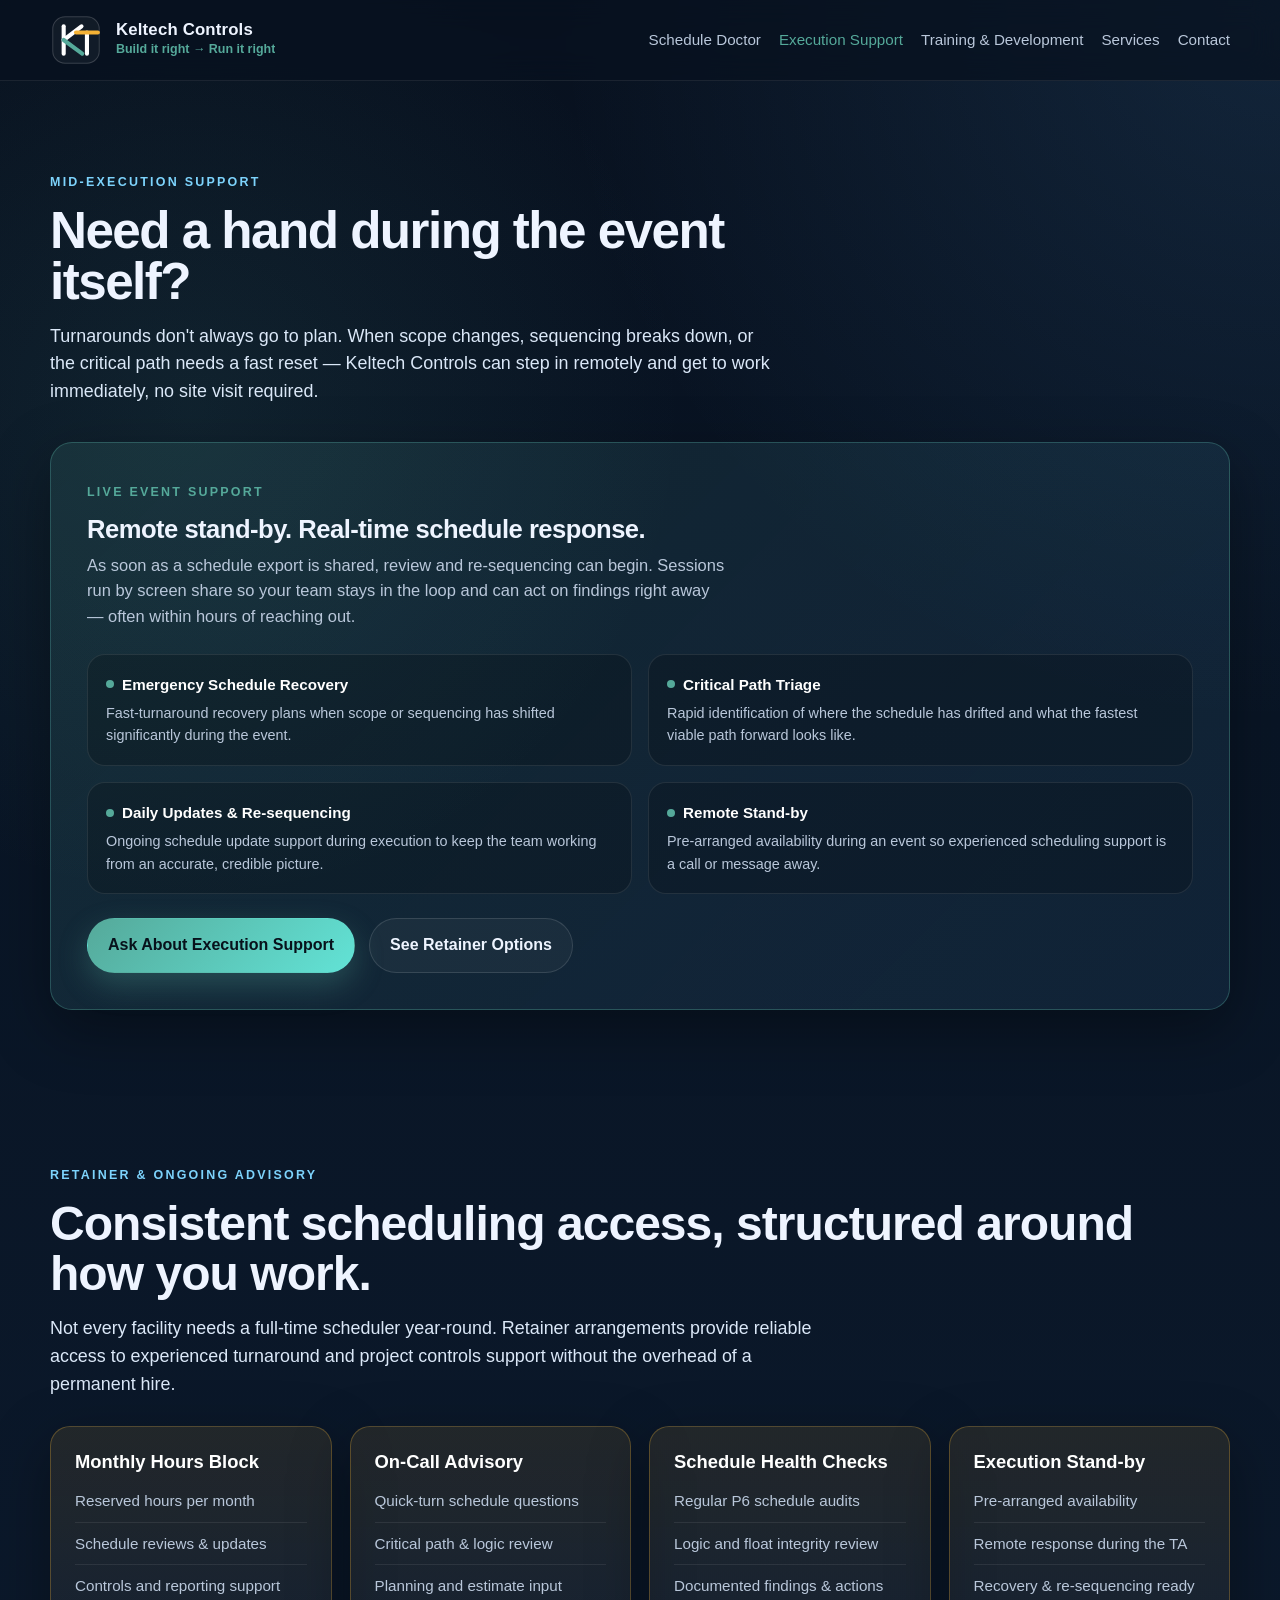
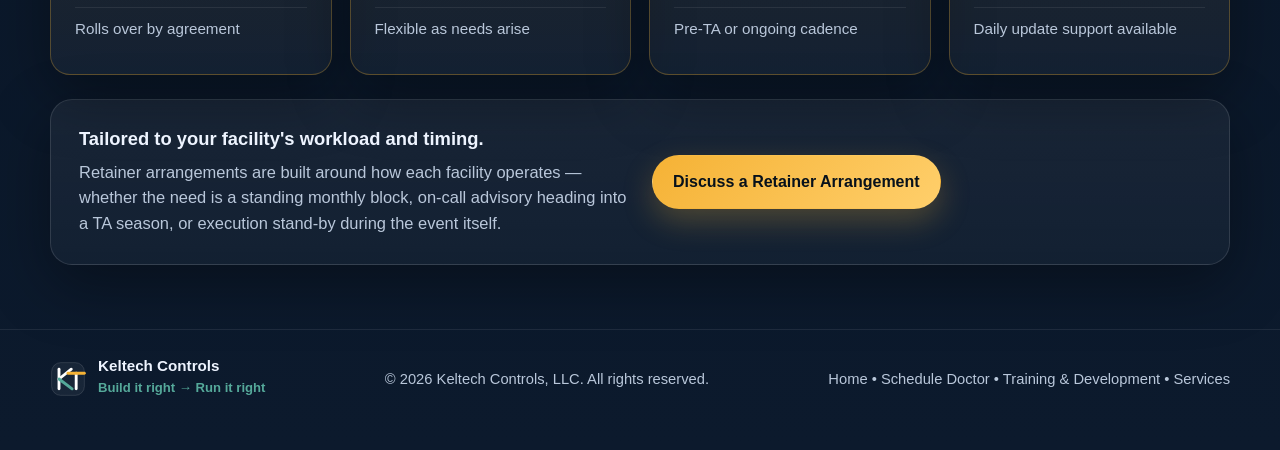
<file: execution-support.html>
<!DOCTYPE html>
<html lang="en">
<head>
  <meta charset="UTF-8" />
  <meta name="viewport" content="width=device-width, initial-scale=1.0" />
  <title>Execution Support &amp; Retainer | Keltech Controls</title>
  <meta name="description" content="Keltech Controls provides remote execution support during live turnaround events — emergency schedule recovery, critical path triage, daily updates, and stand-by retainer arrangements." />
  <link rel="stylesheet" href="css/shared.css" />
</head>
<body>

  <div class="nav-wrap">
    <div class="container nav">
      <a class="brand" href="index.html">
        <svg class="brand-mark" viewBox="0 0 76 76" fill="none" aria-hidden="true">
          <rect x="4" y="4" width="68" height="68" rx="18" fill="rgba(255,255,255,0.04)" stroke="rgba(255,255,255,0.18)" stroke-width="1.5"/>
          <line x1="20" y1="18" x2="20" y2="58" stroke="#FFFFFF" stroke-width="6" stroke-linecap="round"/>
          <line x1="20" y1="38" x2="46" y2="18" stroke="#FFFFFF" stroke-width="6" stroke-linecap="round"/>
          <line x1="20" y1="38" x2="47" y2="58" stroke="#55A99A" stroke-width="6" stroke-linecap="round"/>
          <line x1="54" y1="27" x2="54" y2="58" stroke="#FFFFFF" stroke-width="6" stroke-linecap="round"/>
          <line x1="38" y1="27" x2="70" y2="27" stroke="#F5B235" stroke-width="6" stroke-linecap="round"/>
        </svg>
        <div class="brand-text">
          <strong>Keltech Controls</strong>
          <span>Build it right &#x2192; Run it right</span>
        </div>
      </a>
      <nav class="nav-links">
        <a href="schedule-doctor.html">Schedule Doctor</a>
        <a href="execution-support.html" class="active">Execution Support</a>
        <a href="training.html">Training &amp; Development</a>
        <a href="services.html">Services</a>
        <a href="contact.html">Contact</a>
      </nav>
    </div>
  </div>

  <main>

    <section class="section">
      <div class="container">
        <div class="eyebrow">Mid-Execution Support</div>
        <h1 style="font-size:clamp(1.8rem,4vw,3.2rem);max-width:760px">Need a hand during the event itself?</h1>
        <p class="lead" style="max-width:720px">Turnarounds don't always go to plan. When scope changes, sequencing breaks down, or the critical path needs a fast reset — Keltech Controls can step in remotely and get to work immediately, no site visit required.</p>

        <div class="exec-panel" style="margin-top:36px">
          <div class="eyebrow" style="color:var(--teal)">Live Event Support</div>
          <h2 style="font-size:1.6rem;margin-bottom:10px">Remote stand-by. Real-time schedule response.</h2>
          <p style="max-width:640px">As soon as a schedule export is shared, review and re-sequencing can begin. Sessions run by screen share so your team stays in the loop and can act on findings right away — often within hours of reaching out.</p>
          <div class="exec-items">
            <div class="exec-item">
              <div class="exec-item-title">Emergency Schedule Recovery</div>
              <p>Fast-turnaround recovery plans when scope or sequencing has shifted significantly during the event.</p>
            </div>
            <div class="exec-item">
              <div class="exec-item-title">Critical Path Triage</div>
              <p>Rapid identification of where the schedule has drifted and what the fastest viable path forward looks like.</p>
            </div>
            <div class="exec-item">
              <div class="exec-item-title">Daily Updates &amp; Re-sequencing</div>
              <p>Ongoing schedule update support during execution to keep the team working from an accurate, credible picture.</p>
            </div>
            <div class="exec-item">
              <div class="exec-item-title">Remote Stand-by</div>
              <p>Pre-arranged availability during an event so experienced scheduling support is a call or message away.</p>
            </div>
          </div>
          <div class="btn-row" style="margin-top:0">
            <a class="btn btn-primary" href="contact.html">Ask About Execution Support</a>
            <a class="btn btn-secondary" href="#retainer">See Retainer Options</a>
          </div>
        </div>
      </div>
    </section>

    <section id="retainer" class="section-tight">
      <div class="container">
        <div class="eyebrow">Retainer &amp; Ongoing Advisory</div>
        <h2>Consistent scheduling access, structured around how you work.</h2>
        <p class="lead" style="max-width:790px">Not every facility needs a full-time scheduler year-round. Retainer arrangements provide reliable access to experienced turnaround and project controls support without the overhead of a permanent hire.</p>

        <div class="four-col" style="margin-top:28px">
          <div class="package-card-gold">
            <h3>Monthly Hours Block</h3>
            <ul>
              <li>Reserved hours per month</li>
              <li>Schedule reviews &amp; updates</li>
              <li>Controls and reporting support</li>
              <li>Rolls over by agreement</li>
            </ul>
          </div>
          <div class="package-card-gold">
            <h3>On-Call Advisory</h3>
            <ul>
              <li>Quick-turn schedule questions</li>
              <li>Critical path &amp; logic review</li>
              <li>Planning and estimate input</li>
              <li>Flexible as needs arise</li>
            </ul>
          </div>
          <div class="package-card-gold">
            <h3>Schedule Health Checks</h3>
            <ul>
              <li>Regular P6 schedule audits</li>
              <li>Logic and float integrity review</li>
              <li>Documented findings &amp; actions</li>
              <li>Pre-TA or ongoing cadence</li>
            </ul>
          </div>
          <div class="package-card-gold">
            <h3>Execution Stand-by</h3>
            <ul>
              <li>Pre-arranged availability</li>
              <li>Remote response during the TA</li>
              <li>Recovery &amp; re-sequencing ready</li>
              <li>Daily update support available</li>
            </ul>
          </div>
        </div>

        <div class="highlight-box" style="margin-top:24px">
          <div class="two-col">
            <div>
              <h3 style="margin-bottom:10px">Tailored to your facility's workload and timing.</h3>
              <p style="margin-bottom:0">Retainer arrangements are built around how each facility operates — whether the need is a standing monthly block, on-call advisory heading into a TA season, or execution stand-by during the event itself.</p>
            </div>
            <div style="display:flex;align-items:center">
              <a class="btn btn-gold" href="contact.html">Discuss a Retainer Arrangement</a>
            </div>
          </div>
        </div>
      </div>
    </section>

  </main>

  <footer>
    <div class="container footer-row">
      <div class="footer-brand">
        <svg viewBox="0 0 44 44" width="36" height="36" fill="none" aria-hidden="true">
          <rect x="2" y="2" width="40" height="40" rx="11" fill="rgba(255,255,255,0.05)" stroke="rgba(255,255,255,0.15)" stroke-width="1"/>
          <line x1="11" y1="10" x2="11" y2="34" stroke="#FFFFFF" stroke-width="3.5" stroke-linecap="round"/>
          <line x1="11" y1="22" x2="26" y2="10" stroke="#FFFFFF" stroke-width="3.5" stroke-linecap="round"/>
          <line x1="11" y1="22" x2="27" y2="34" stroke="#55A99A" stroke-width="3.5" stroke-linecap="round"/>
          <line x1="32" y1="15" x2="32" y2="34" stroke="#FFFFFF" stroke-width="3.5" stroke-linecap="round"/>
          <line x1="22" y1="15" x2="42" y2="15" stroke="#F5B235" stroke-width="3.5" stroke-linecap="round"/>
        </svg>
        <div class="footer-brand-text">
          <strong>Keltech Controls</strong>
          <span>Build it right &#x2192; Run it right</span>
        </div>
      </div>
      <div class="small" style="text-align:center">&#169; 2026 Keltech Controls, LLC. All rights reserved.</div>
      <div class="small" style="text-align:right">
        <a href="index.html" style="color:var(--muted)">Home</a> &#x2022;
        <a href="schedule-doctor.html" style="color:var(--muted)">Schedule Doctor</a> &#x2022;
        <a href="training.html" style="color:var(--muted)">Training &amp; Development</a> &#x2022;
        <a href="services.html" style="color:var(--muted)">Services</a>
      </div>
    </div>
  </footer>

</body>
</html>
</file>
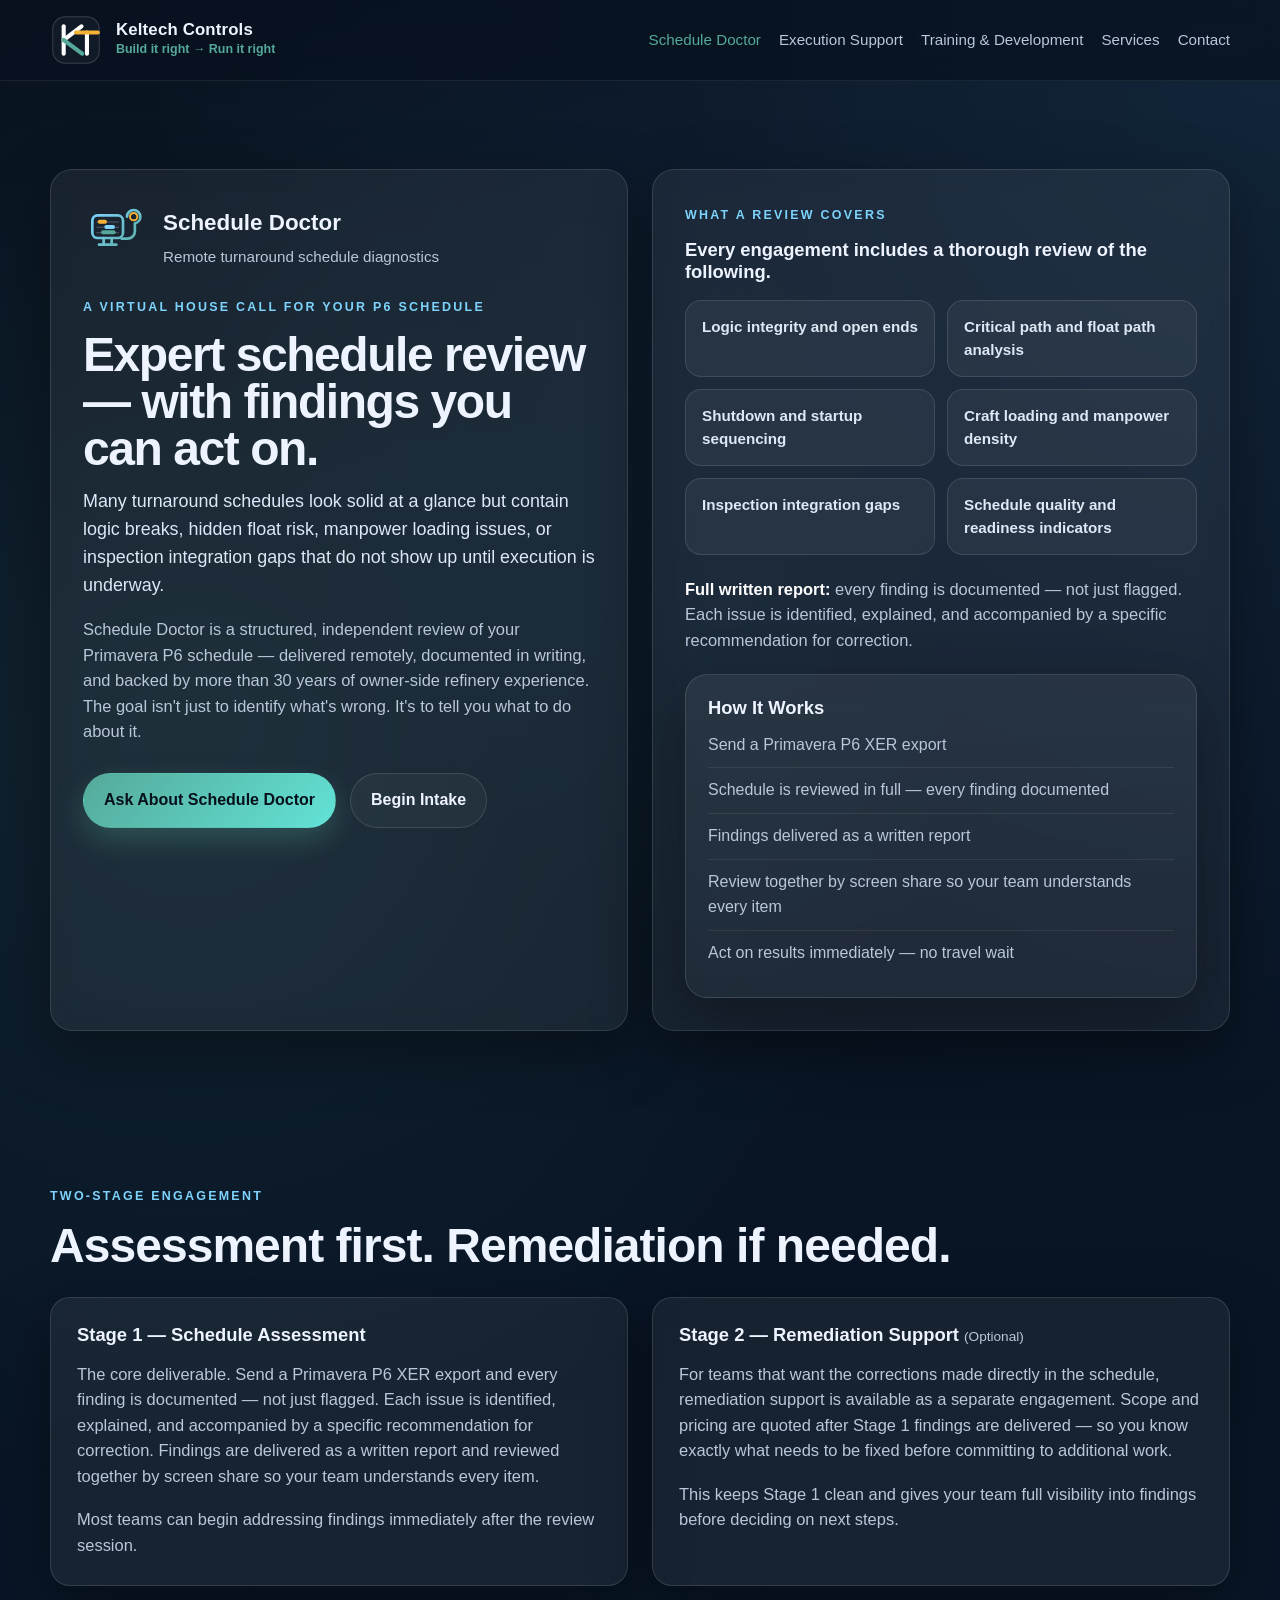
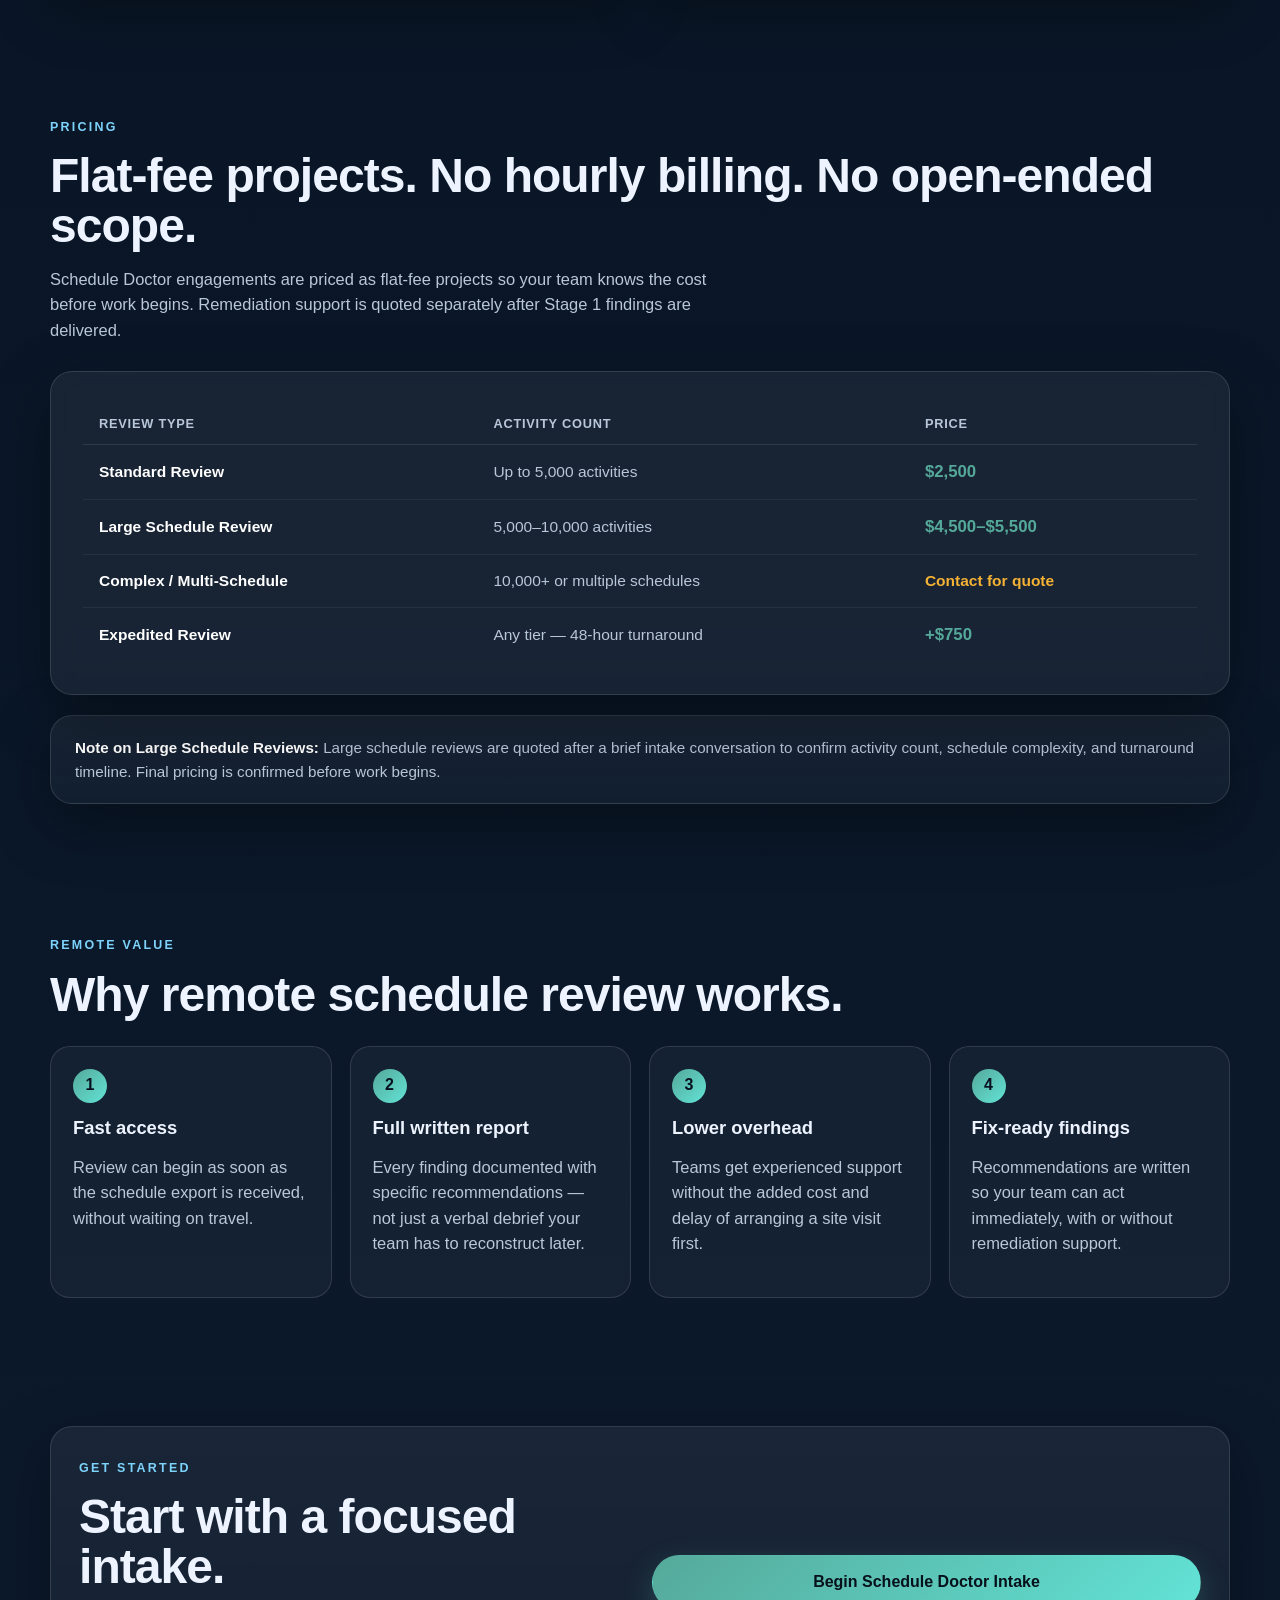
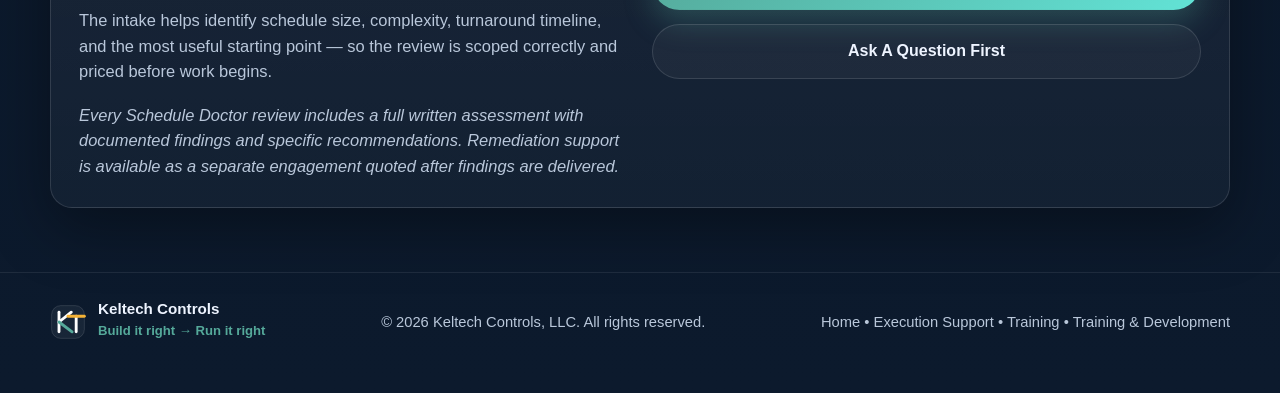
<file: schedule-doctor.html>
<!DOCTYPE html>
<html lang="en">
<head>
  <meta charset="UTF-8" />
  <meta name="viewport" content="width=device-width, initial-scale=1.0" />
  <title>Schedule Doctor | Keltech Controls</title>
  <meta name="description" content="Schedule Doctor by Keltech Controls — independent Primavera P6 turnaround schedule review with full written findings and optional remediation support. Remote, fast, and experienced." />
  <link rel="stylesheet" href="css/shared.css" />
</head>
<body>

  <div class="nav-wrap">
    <div class="container nav">
      <a class="brand" href="index.html">
        <svg class="brand-mark" viewBox="0 0 76 76" fill="none" aria-hidden="true">
          <rect x="4" y="4" width="68" height="68" rx="18" fill="rgba(255,255,255,0.04)" stroke="rgba(255,255,255,0.18)" stroke-width="1.5"/>
          <line x1="20" y1="18" x2="20" y2="58" stroke="#FFFFFF" stroke-width="6" stroke-linecap="round"/>
          <line x1="20" y1="38" x2="46" y2="18" stroke="#FFFFFF" stroke-width="6" stroke-linecap="round"/>
          <line x1="20" y1="38" x2="47" y2="58" stroke="#55A99A" stroke-width="6" stroke-linecap="round"/>
          <line x1="54" y1="27" x2="54" y2="58" stroke="#FFFFFF" stroke-width="6" stroke-linecap="round"/>
          <line x1="38" y1="27" x2="70" y2="27" stroke="#F5B235" stroke-width="6" stroke-linecap="round"/>
        </svg>
        <div class="brand-text">
          <strong>Keltech Controls</strong>
          <span>Build it right &#x2192; Run it right</span>
        </div>
      </a>
      <nav class="nav-links">
        <a href="schedule-doctor.html" class="active">Schedule Doctor</a>
        <a href="execution-support.html">Execution Support</a>
        <a href="training.html">Training &amp; Development</a>
        
        <a href="services.html">Services</a>
        <a href="contact.html">Contact</a>
      </nav>
    </div>
  </div>

  <main>

    <!-- HERO -->
    <section class="section">
      <div class="container two-col">
        <div class="glass" style="padding:32px">
          <div style="display:flex;align-items:center;gap:16px;margin-bottom:20px">
            <div class="doctor-logo" aria-hidden="true">
              <svg viewBox="0 0 96 96" width="64" height="64" fill="none">
                <defs>
                  <linearGradient id="sdg" x1="18" y1="14" x2="78" y2="82" gradientUnits="userSpaceOnUse">
                    <stop stop-color="#7DD3FC"/><stop offset="1" stop-color="#55A99A"/>
                  </linearGradient>
                </defs>
                <rect x="14" y="20" width="46" height="34" rx="8" stroke="url(#sdg)" stroke-width="4"/>
                <path d="M24 64H50" stroke="url(#sdg)" stroke-width="4" stroke-linecap="round"/>
                <path d="M31 54V64" stroke="url(#sdg)" stroke-width="4" stroke-linecap="round"/>
                <path d="M43 54V64" stroke="url(#sdg)" stroke-width="4" stroke-linecap="round"/>
                <line x1="20" y1="30" x2="54" y2="30" stroke="rgba(255,255,255,0.18)" stroke-width="2"/>
                <line x1="20" y1="38" x2="54" y2="38" stroke="rgba(255,255,255,0.18)" stroke-width="2"/>
                <line x1="20" y1="46" x2="54" y2="46" stroke="rgba(255,255,255,0.18)" stroke-width="2"/>
                <rect x="22" y="26.5" width="14" height="6" rx="3" fill="#F5B235"/>
                <rect x="32" y="34.5" width="16" height="6" rx="3" fill="#7DD3FC"/>
                <rect x="27" y="42.5" width="22" height="6" rx="3" fill="#55A99A"/>
                <path d="M66 22C66 16.477 70.477 12 76 12C81.523 12 86 16.477 86 22C86 26.91 82.46 31.005 77.8 31.87V44C77.8 50.075 72.875 55 66.8 55H58" stroke="url(#sdg)" stroke-width="4" stroke-linecap="round" stroke-linejoin="round"/>
                <circle cx="76" cy="22" r="5.5" fill="none" stroke="#F5B235" stroke-width="3"/>
              </svg>
            </div>
            <div>
              <strong style="display:block;font-size:1.4rem;margin-bottom:4px">Schedule Doctor</strong>
              <span style="color:var(--muted);font-size:.95rem">Remote turnaround schedule diagnostics</span>
            </div>
          </div>
          <div class="eyebrow">A Virtual House Call For Your P6 Schedule</div>
          <h1 style="font-size:clamp(1.8rem,4vw,3rem)">Expert schedule review — with findings you can act on.</h1>
          <p class="lead">Many turnaround schedules look solid at a glance but contain logic breaks, hidden float risk, manpower loading issues, or inspection integration gaps that do not show up until execution is underway.</p>
          <p>Schedule Doctor is a structured, independent review of your Primavera P6 schedule — delivered remotely, documented in writing, and backed by more than 30 years of owner-side refinery experience. The goal isn't just to identify what's wrong. It's to tell you what to do about it.</p>
          <div class="btn-row">
            <a class="btn btn-primary" href="contact.html">Ask About Schedule Doctor</a>
            <a class="btn btn-secondary" href="https://forms.gle/xGJ5X5MMnMQoocQR9" target="_blank" rel="noopener">Begin Intake</a>
          </div>
        </div>

        <div class="glass" style="padding:32px">
          <div class="eyebrow">What A Review Covers</div>
          <h3>Every engagement includes a thorough review of the following.</h3>
          <div class="pill-grid">
            <div class="pill">Logic integrity and open ends</div>
            <div class="pill">Critical path and float path analysis</div>
            <div class="pill">Shutdown and startup sequencing</div>
            <div class="pill">Craft loading and manpower density</div>
            <div class="pill">Inspection integration gaps</div>
            <div class="pill">Schedule quality and readiness indicators</div>
          </div>
          <div style="margin-top:22px">
            <p><strong style="color:#fff">Full written report:</strong> every finding is documented — not just flagged. Each issue is identified, explained, and accompanied by a specific recommendation for correction.</p>
          </div>
          <div class="highlight-box" style="margin-top:20px;padding:22px">
            <h3 style="margin-bottom:10px">How It Works</h3>
            <ul class="checklist">
              <li>Send a Primavera P6 XER export</li>
              <li>Schedule is reviewed in full — every finding documented</li>
              <li>Findings delivered as a written report</li>
              <li>Review together by screen share so your team understands every item</li>
              <li>Act on results immediately — no travel wait</li>
            </ul>
          </div>
        </div>
      </div>
    </section>

    <!-- TWO STAGES -->
    <section class="section-tight">
      <div class="container">
        <div class="eyebrow">Two-Stage Engagement</div>
        <h2>Assessment first. Remediation if needed.</h2>
        <div class="two-col" style="margin-top:26px">
          <div class="card">
            <h3>Stage 1 — Schedule Assessment</h3>
            <p>The core deliverable. Send a Primavera P6 XER export and every finding is documented — not just flagged. Each issue is identified, explained, and accompanied by a specific recommendation for correction. Findings are delivered as a written report and reviewed together by screen share so your team understands every item.</p>
            <p style="margin-bottom:0">Most teams can begin addressing findings immediately after the review session.</p>
          </div>
          <div class="card">
            <h3>Stage 2 — Remediation Support <span style="font-size:.85rem;color:var(--muted);font-weight:400">(Optional)</span></h3>
            <p>For teams that want the corrections made directly in the schedule, remediation support is available as a separate engagement. Scope and pricing are quoted after Stage 1 findings are delivered — so you know exactly what needs to be fixed before committing to additional work.</p>
            <p style="margin-bottom:0">This keeps Stage 1 clean and gives your team full visibility into findings before deciding on next steps.</p>
          </div>
        </div>
      </div>
    </section>

    <!-- PRICING -->
    <section class="section-tight">
      <div class="container">
        <div class="eyebrow">Pricing</div>
        <h2>Flat-fee projects. No hourly billing. No open-ended scope.</h2>
        <p style="max-width:680px;margin-bottom:28px">Schedule Doctor engagements are priced as flat-fee projects so your team knows the cost before work begins. Remediation support is quoted separately after Stage 1 findings are delivered.</p>
        <div class="glass" style="padding:32px;overflow-x:auto">
          <table style="width:100%;border-collapse:collapse;font-size:.97rem">
            <thead>
              <tr style="border-bottom:1px solid rgba(255,255,255,0.1)">
                <th style="text-align:left;padding:10px 16px;color:var(--muted);font-weight:600;text-transform:uppercase;font-size:.8rem;letter-spacing:.06em">Review Type</th>
                <th style="text-align:left;padding:10px 16px;color:var(--muted);font-weight:600;text-transform:uppercase;font-size:.8rem;letter-spacing:.06em">Activity Count</th>
                <th style="text-align:left;padding:10px 16px;color:var(--muted);font-weight:600;text-transform:uppercase;font-size:.8rem;letter-spacing:.06em">Price</th>
              </tr>
            </thead>
            <tbody>
              <tr style="border-bottom:1px solid rgba(255,255,255,0.06)">
                <td style="padding:14px 16px;font-weight:600;color:#fff">Standard Review</td>
                <td style="padding:14px 16px;color:var(--muted)">Up to 5,000 activities</td>
                <td style="padding:14px 16px;color:#55A99A;font-weight:700;font-size:1.05rem">$2,500</td>
              </tr>
              <tr style="border-bottom:1px solid rgba(255,255,255,0.06)">
                <td style="padding:14px 16px;font-weight:600;color:#fff">Large Schedule Review</td>
                <td style="padding:14px 16px;color:var(--muted)">5,000–10,000 activities</td>
                <td style="padding:14px 16px;color:#55A99A;font-weight:700;font-size:1.05rem">$4,500–$5,500</td>
              </tr>
              <tr style="border-bottom:1px solid rgba(255,255,255,0.06)">
                <td style="padding:14px 16px;font-weight:600;color:#fff">Complex / Multi-Schedule</td>
                <td style="padding:14px 16px;color:var(--muted)">10,000+ or multiple schedules</td>
                <td style="padding:14px 16px;color:#F5B235;font-weight:600">Contact for quote</td>
              </tr>
              <tr>
                <td style="padding:14px 16px;font-weight:600;color:#fff">Expedited Review</td>
                <td style="padding:14px 16px;color:var(--muted)">Any tier — 48-hour turnaround</td>
                <td style="padding:14px 16px;color:#55A99A;font-weight:700;font-size:1.05rem">+$750</td>
              </tr>
            </tbody>
          </table>
        </div>
        <div class="highlight-box" style="margin-top:20px;padding:20px 24px">
          <p style="margin:0;font-size:.95rem"><strong style="color:#fff">Note on Large Schedule Reviews:</strong> Large schedule reviews are quoted after a brief intake conversation to confirm activity count, schedule complexity, and turnaround timeline. Final pricing is confirmed before work begins.</p>
        </div>
      </div>
    </section>

    <!-- REMOTE VALUE -->
    <section class="section-tight">
      <div class="container">
        <div class="eyebrow">Remote Value</div>
        <h2>Why remote schedule review works.</h2>
        <div class="four-col" style="margin-top:26px">
          <div class="step"><div class="step-number">1</div><h3>Fast access</h3><p>Review can begin as soon as the schedule export is received, without waiting on travel.</p></div>
          <div class="step"><div class="step-number">2</div><h3>Full written report</h3><p>Every finding documented with specific recommendations — not just a verbal debrief your team has to reconstruct later.</p></div>
          <div class="step"><div class="step-number">3</div><h3>Lower overhead</h3><p>Teams get experienced support without the added cost and delay of arranging a site visit first.</p></div>
          <div class="step"><div class="step-number">4</div><h3>Fix-ready findings</h3><p>Recommendations are written so your team can act immediately, with or without remediation support.</p></div>
        </div>
      </div>
    </section>

    <!-- INTAKE -->
    <section class="section-tight">
      <div class="container">
        <div class="highlight-box">
          <div class="two-col">
            <div>
              <div class="eyebrow">Get Started</div>
              <h2>Start with a focused intake.</h2>
              <p>The intake helps identify schedule size, complexity, turnaround timeline, and the most useful starting point — so the review is scoped correctly and priced before work begins.</p>
              <p style="margin-bottom:0"><em>Every Schedule Doctor review includes a full written assessment with documented findings and specific recommendations. Remediation support is available as a separate engagement quoted after findings are delivered.</em></p>
            </div>
            <div style="display:flex;flex-direction:column;justify-content:center;gap:14px">
              <a class="btn btn-primary" href="https://forms.gle/xGJ5X5MMnMQoocQR9" target="_blank" rel="noopener">Begin Schedule Doctor Intake</a>
              <a class="btn btn-secondary" href="contact.html">Ask A Question First</a>
            </div>
          </div>
        </div>
      </div>
    </section>

  </main>

  <footer>
    <div class="container footer-row">
      <div class="footer-brand">
        <svg viewBox="0 0 44 44" width="36" height="36" fill="none" aria-hidden="true">
          <rect x="2" y="2" width="40" height="40" rx="11" fill="rgba(255,255,255,0.05)" stroke="rgba(255,255,255,0.15)" stroke-width="1"/>
          <line x1="11" y1="10" x2="11" y2="34" stroke="#FFFFFF" stroke-width="3.5" stroke-linecap="round"/>
          <line x1="11" y1="22" x2="26" y2="10" stroke="#FFFFFF" stroke-width="3.5" stroke-linecap="round"/>
          <line x1="11" y1="22" x2="27" y2="34" stroke="#55A99A" stroke-width="3.5" stroke-linecap="round"/>
          <line x1="32" y1="15" x2="32" y2="34" stroke="#FFFFFF" stroke-width="3.5" stroke-linecap="round"/>
          <line x1="22" y1="15" x2="42" y2="15" stroke="#F5B235" stroke-width="3.5" stroke-linecap="round"/>
        </svg>
        <div class="footer-brand-text">
          <strong>Keltech Controls</strong>
          <span>Build it right &#x2192; Run it right</span>
        </div>
      </div>
      <div class="small" style="text-align:center">&#169; 2026 Keltech Controls, LLC. All rights reserved.</div>
      <div class="small" style="text-align:right">
        <a href="index.html" style="color:var(--muted)">Home</a> &#x2022;
        <a href="execution-support.html" style="color:var(--muted)">Execution Support</a> &#x2022;
        <a href="training.html" style="color:var(--muted)">Training</a> &#x2022;
        <a href="training.html" style="color:var(--muted)">Training &amp; Development</a>
      </div>
    </div>
  </footer>

</body>
</html>
</file>
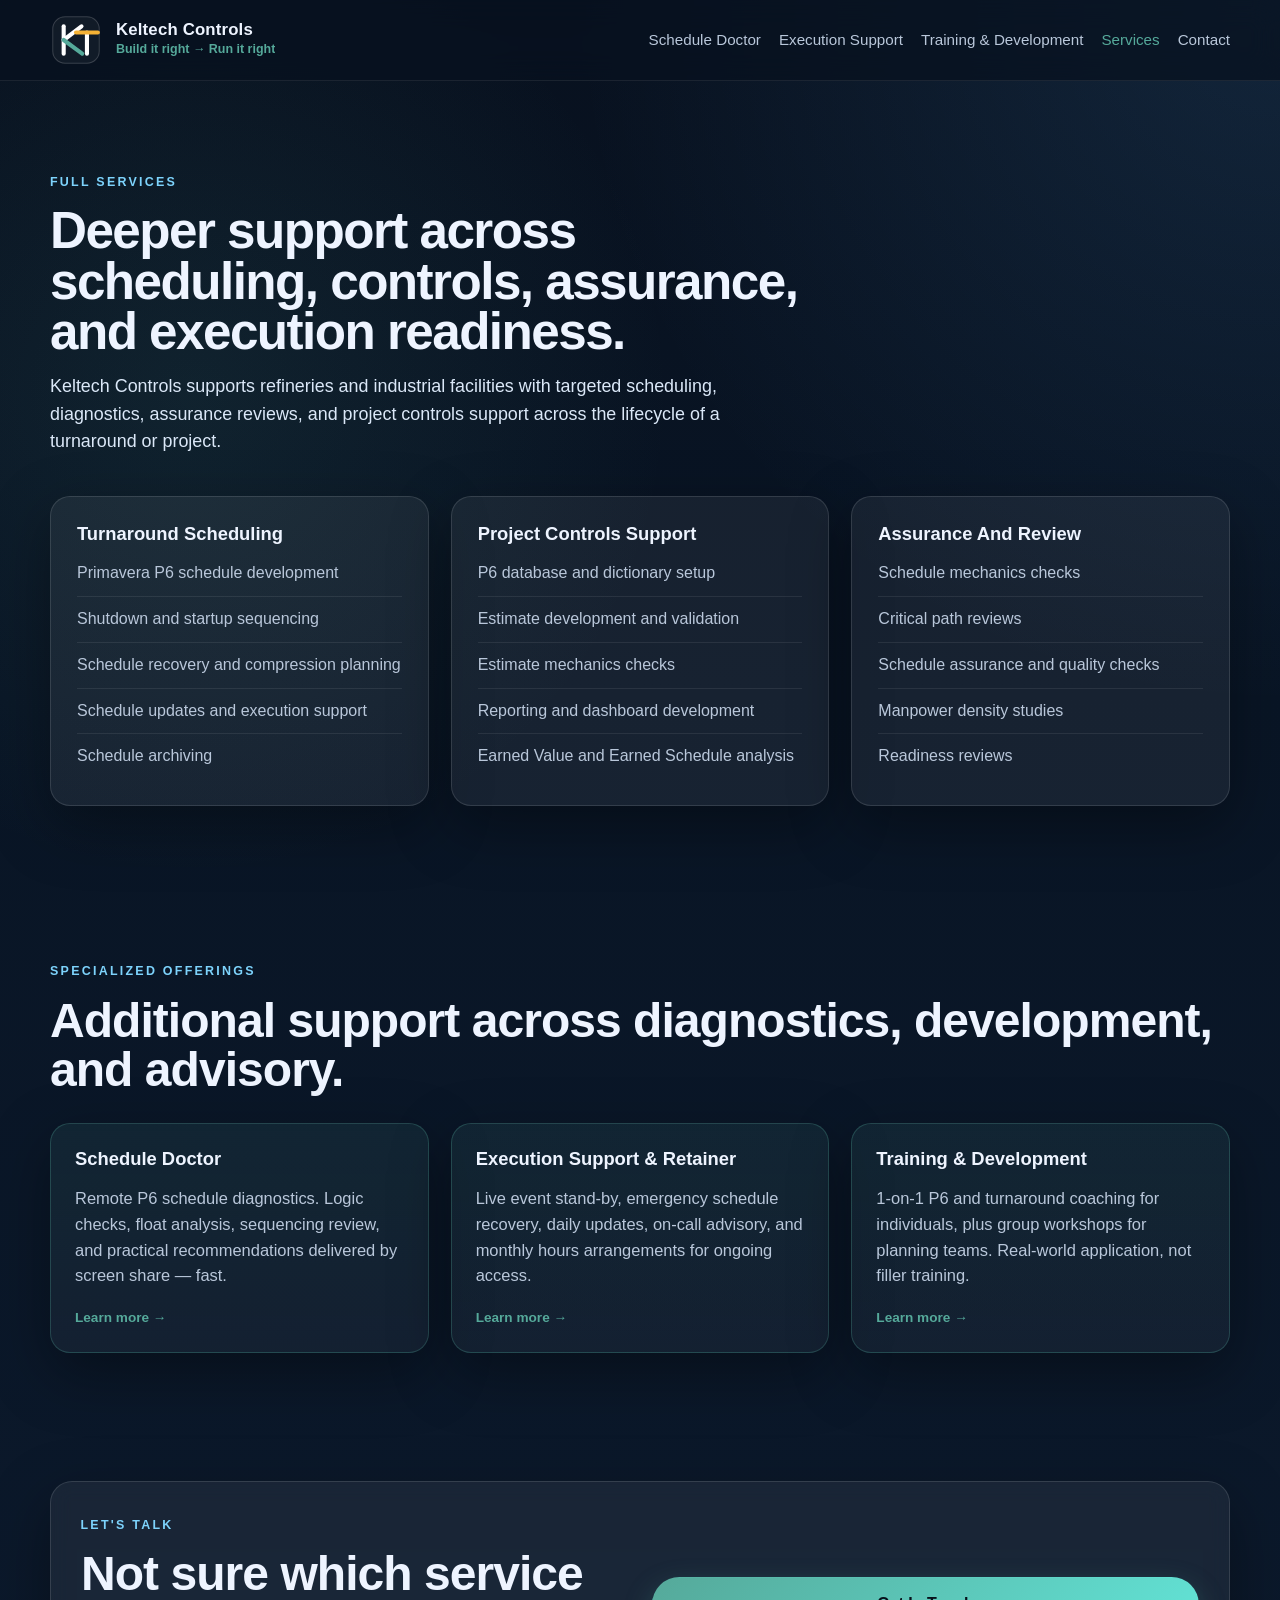
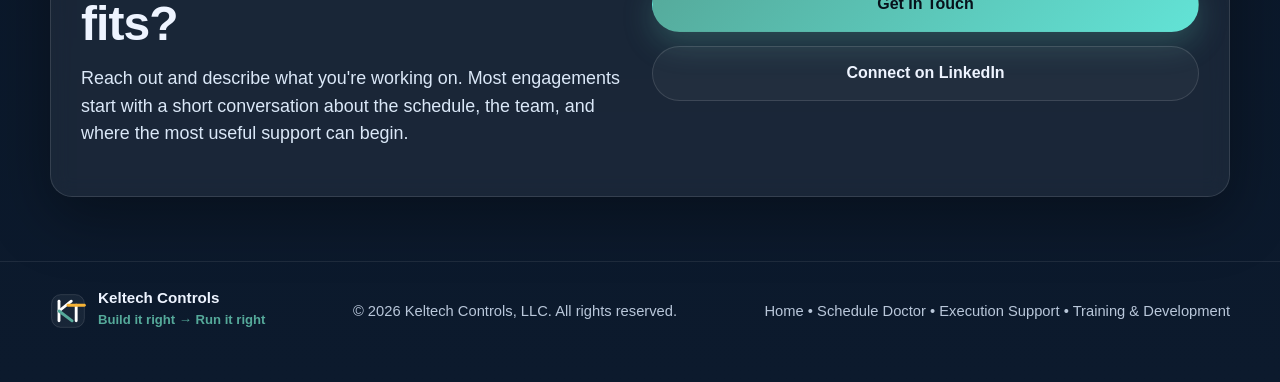
<file: services.html>
<!DOCTYPE html>
<html lang="en">
<head>
  <meta charset="UTF-8" />
  <meta name="viewport" content="width=device-width, initial-scale=1.0" />
  <title>Full Services | Keltech Controls</title>
  <meta name="description" content="Full services list for Keltech Controls — turnaround scheduling, project controls, assurance and readiness reviews, and P6 support for refineries and industrial facilities." />
  <link rel="stylesheet" href="css/shared.css" />
</head>
<body>

  <div class="nav-wrap">
    <div class="container nav">
      <a class="brand" href="index.html">
        <svg class="brand-mark" viewBox="0 0 76 76" fill="none" aria-hidden="true">
          <rect x="4" y="4" width="68" height="68" rx="18" fill="rgba(255,255,255,0.04)" stroke="rgba(255,255,255,0.18)" stroke-width="1.5"/>
          <line x1="20" y1="18" x2="20" y2="58" stroke="#FFFFFF" stroke-width="6" stroke-linecap="round"/>
          <line x1="20" y1="38" x2="46" y2="18" stroke="#FFFFFF" stroke-width="6" stroke-linecap="round"/>
          <line x1="20" y1="38" x2="47" y2="58" stroke="#55A99A" stroke-width="6" stroke-linecap="round"/>
          <line x1="54" y1="27" x2="54" y2="58" stroke="#FFFFFF" stroke-width="6" stroke-linecap="round"/>
          <line x1="38" y1="27" x2="70" y2="27" stroke="#F5B235" stroke-width="6" stroke-linecap="round"/>
        </svg>
        <div class="brand-text">
          <strong>Keltech Controls</strong>
          <span>Build it right &#x2192; Run it right</span>
        </div>
      </a>
      <nav class="nav-links">
        <a href="schedule-doctor.html">Schedule Doctor</a>
        <a href="execution-support.html">Execution Support</a>
        <a href="training.html">Training &amp; Development</a>
        <a href="services.html" class="active">Services</a>
        <a href="contact.html">Contact</a>
      </nav>
    </div>
  </div>

  <main>

    <section class="section">
      <div class="container">
        <div class="eyebrow">Full Services</div>
        <h1 style="font-size:clamp(1.8rem,4vw,3.2rem);max-width:760px">Deeper support across scheduling, controls, assurance, and execution readiness.</h1>
        <p class="lead" style="max-width:720px">Keltech Controls supports refineries and industrial facilities with targeted scheduling, diagnostics, assurance reviews, and project controls support across the lifecycle of a turnaround or project.</p>

        <div class="three-col" style="margin-top:40px">
          <div class="card">
            <h3>Turnaround Scheduling</h3>
            <ul>
              <li>Primavera P6 schedule development</li>
              <li>Shutdown and startup sequencing</li>
              <li>Schedule recovery and compression planning</li>
              <li>Schedule updates and execution support</li>
              <li>Schedule archiving</li>
            </ul>
          </div>
          <div class="card">
            <h3>Project Controls Support</h3>
            <ul>
              <li>P6 database and dictionary setup</li>
              <li>Estimate development and validation</li>
              <li>Estimate mechanics checks</li>
              <li>Reporting and dashboard development</li>
              <li>Earned Value and Earned Schedule analysis</li>
            </ul>
          </div>
          <div class="card">
            <h3>Assurance And Review</h3>
            <ul>
              <li>Schedule mechanics checks</li>
              <li>Critical path reviews</li>
              <li>Schedule assurance and quality checks</li>
              <li>Manpower density studies</li>
              <li>Readiness reviews</li>
            </ul>
          </div>
        </div>
      </div>
    </section>

    <section class="section-tight">
      <div class="container">
        <div class="eyebrow">Specialized Offerings</div>
        <h2>Additional support across diagnostics, development, and advisory.</h2>
        <div class="three-col" style="margin-top:28px">
          <a href="schedule-doctor.html" style="display:block;text-decoration:none">
            <div class="package-card" style="cursor:pointer">
              <h3>Schedule Doctor</h3>
              <p>Remote P6 schedule diagnostics. Logic checks, float analysis, sequencing review, and practical recommendations delivered by screen share — fast.</p>
              <div style="margin-top:14px;font-size:.85rem;color:var(--teal);font-weight:600">Learn more &#x2192;</div>
            </div>
          </a>
          <a href="execution-support.html" style="display:block;text-decoration:none">
            <div class="package-card" style="cursor:pointer">
              <h3>Execution Support &amp; Retainer</h3>
              <p>Live event stand-by, emergency schedule recovery, daily updates, on-call advisory, and monthly hours arrangements for ongoing access.</p>
              <div style="margin-top:14px;font-size:.85rem;color:var(--teal);font-weight:600">Learn more &#x2192;</div>
            </div>
          </a>
          <a href="training.html#one-on-one" style="display:block;text-decoration:none">
            <div class="package-card" style="cursor:pointer">
              <h3>Training &amp; Development</h3>
              <p>1-on-1 P6 and turnaround coaching for individuals, plus group workshops for planning teams. Real-world application, not filler training.</p>
              <div style="margin-top:14px;font-size:.85rem;color:var(--teal);font-weight:600">Learn more &#x2192;</div>
            </div>
          </a>
        </div>
      </div>
    </section>

    <section class="section-tight">
      <div class="container">
        <div class="glass" style="padding:30px">
          <div class="two-col">
            <div>
              <div class="eyebrow">Let's Talk</div>
              <h2>Not sure which service fits?</h2>
              <p class="lead">Reach out and describe what you're working on. Most engagements start with a short conversation about the schedule, the team, and where the most useful support can begin.</p>
            </div>
            <div style="display:flex;flex-direction:column;justify-content:center;gap:14px">
              <a class="btn btn-primary" href="contact.html">Get In Touch</a>
              <a class="btn btn-secondary" href="https://www.linkedin.com/in/jason-kelley-pmp-21aa15128" target="_blank" rel="noopener">Connect on LinkedIn</a>
            </div>
          </div>
        </div>
      </div>
    </section>

  </main>

  <footer>
    <div class="container footer-row">
      <div class="footer-brand">
        <svg viewBox="0 0 44 44" width="36" height="36" fill="none" aria-hidden="true">
          <rect x="2" y="2" width="40" height="40" rx="11" fill="rgba(255,255,255,0.05)" stroke="rgba(255,255,255,0.15)" stroke-width="1"/>
          <line x1="11" y1="10" x2="11" y2="34" stroke="#FFFFFF" stroke-width="3.5" stroke-linecap="round"/>
          <line x1="11" y1="22" x2="26" y2="10" stroke="#FFFFFF" stroke-width="3.5" stroke-linecap="round"/>
          <line x1="11" y1="22" x2="27" y2="34" stroke="#55A99A" stroke-width="3.5" stroke-linecap="round"/>
          <line x1="32" y1="15" x2="32" y2="34" stroke="#FFFFFF" stroke-width="3.5" stroke-linecap="round"/>
          <line x1="22" y1="15" x2="42" y2="15" stroke="#F5B235" stroke-width="3.5" stroke-linecap="round"/>
        </svg>
        <div class="footer-brand-text">
          <strong>Keltech Controls</strong>
          <span>Build it right &#x2192; Run it right</span>
        </div>
      </div>
      <div class="small" style="text-align:center">&#169; 2026 Keltech Controls, LLC. All rights reserved.</div>
      <div class="small" style="text-align:right">
        <a href="index.html" style="color:var(--muted)">Home</a> &#x2022;
        <a href="schedule-doctor.html" style="color:var(--muted)">Schedule Doctor</a> &#x2022;
        <a href="execution-support.html" style="color:var(--muted)">Execution Support</a> &#x2022;
        <a href="training.html" style="color:var(--muted)">Training &amp; Development</a>
      </div>
    </div>
  </footer>

</body>
</html>
</file>
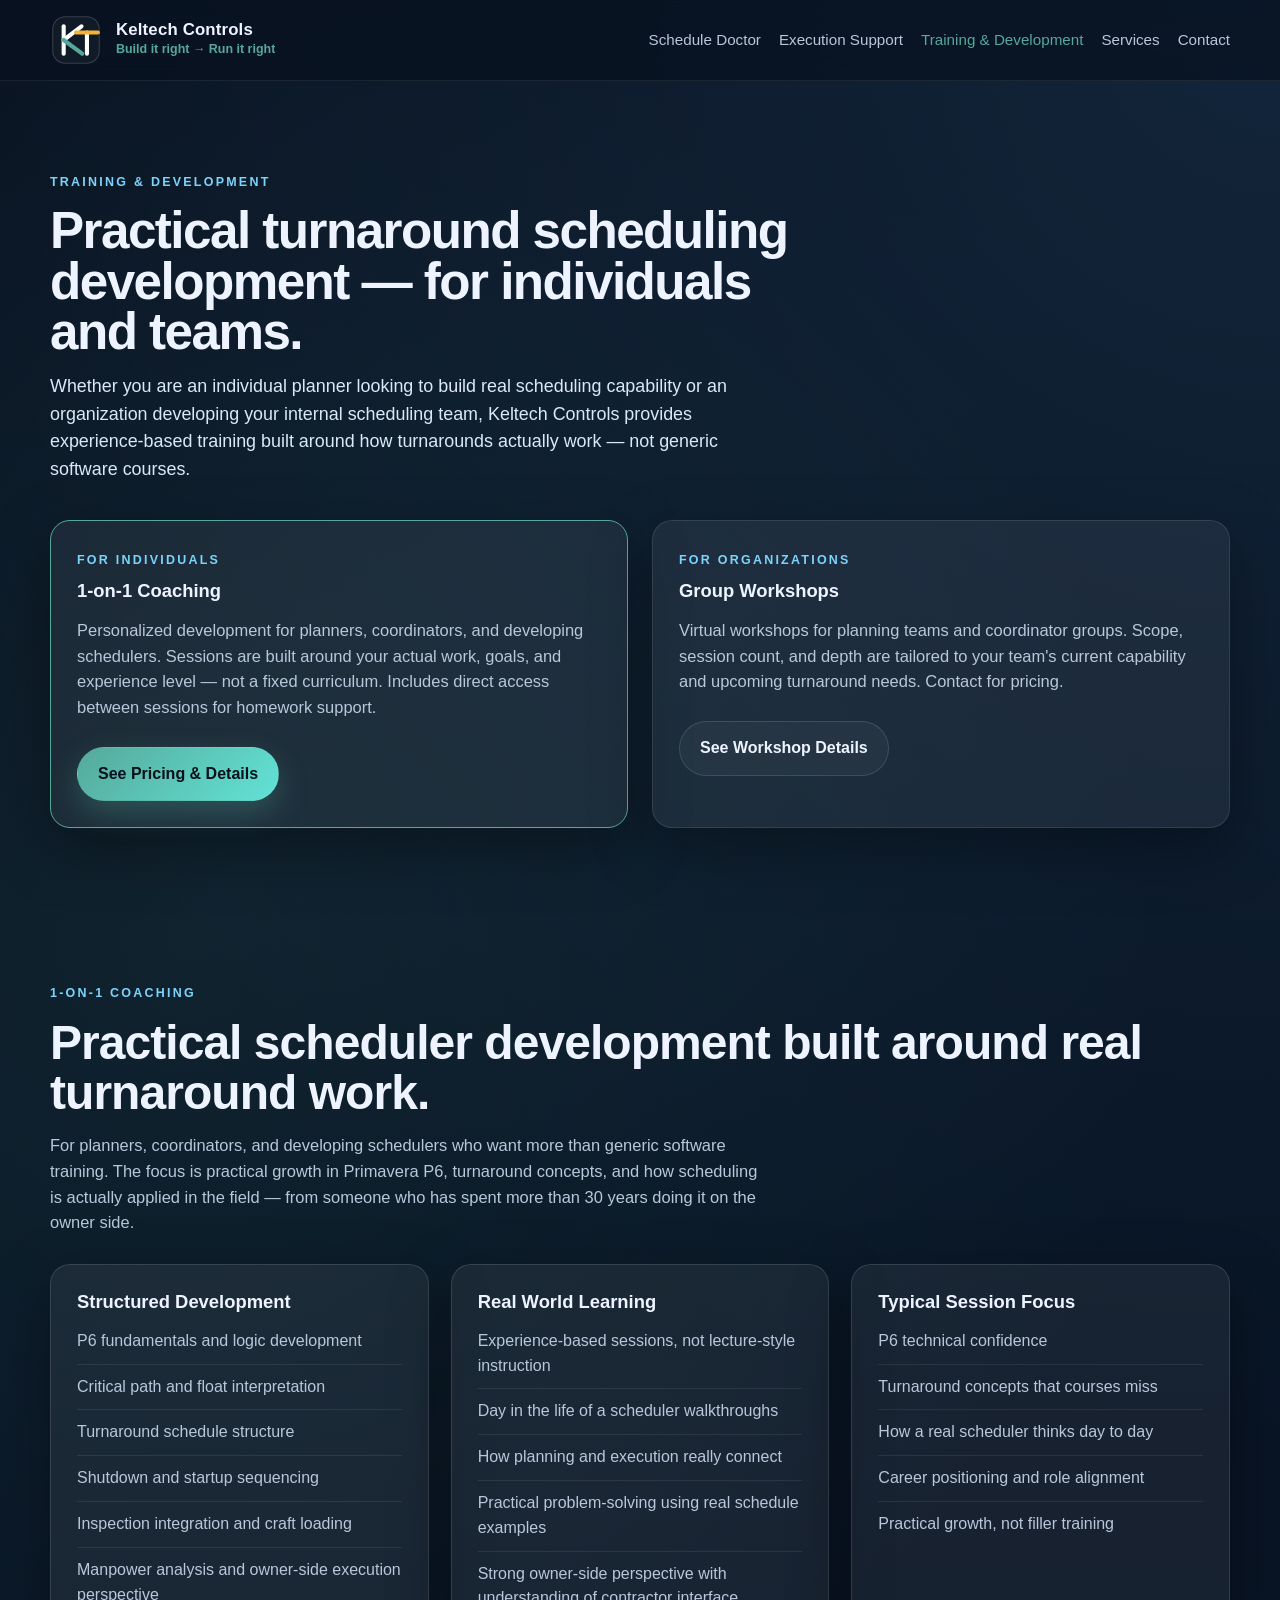
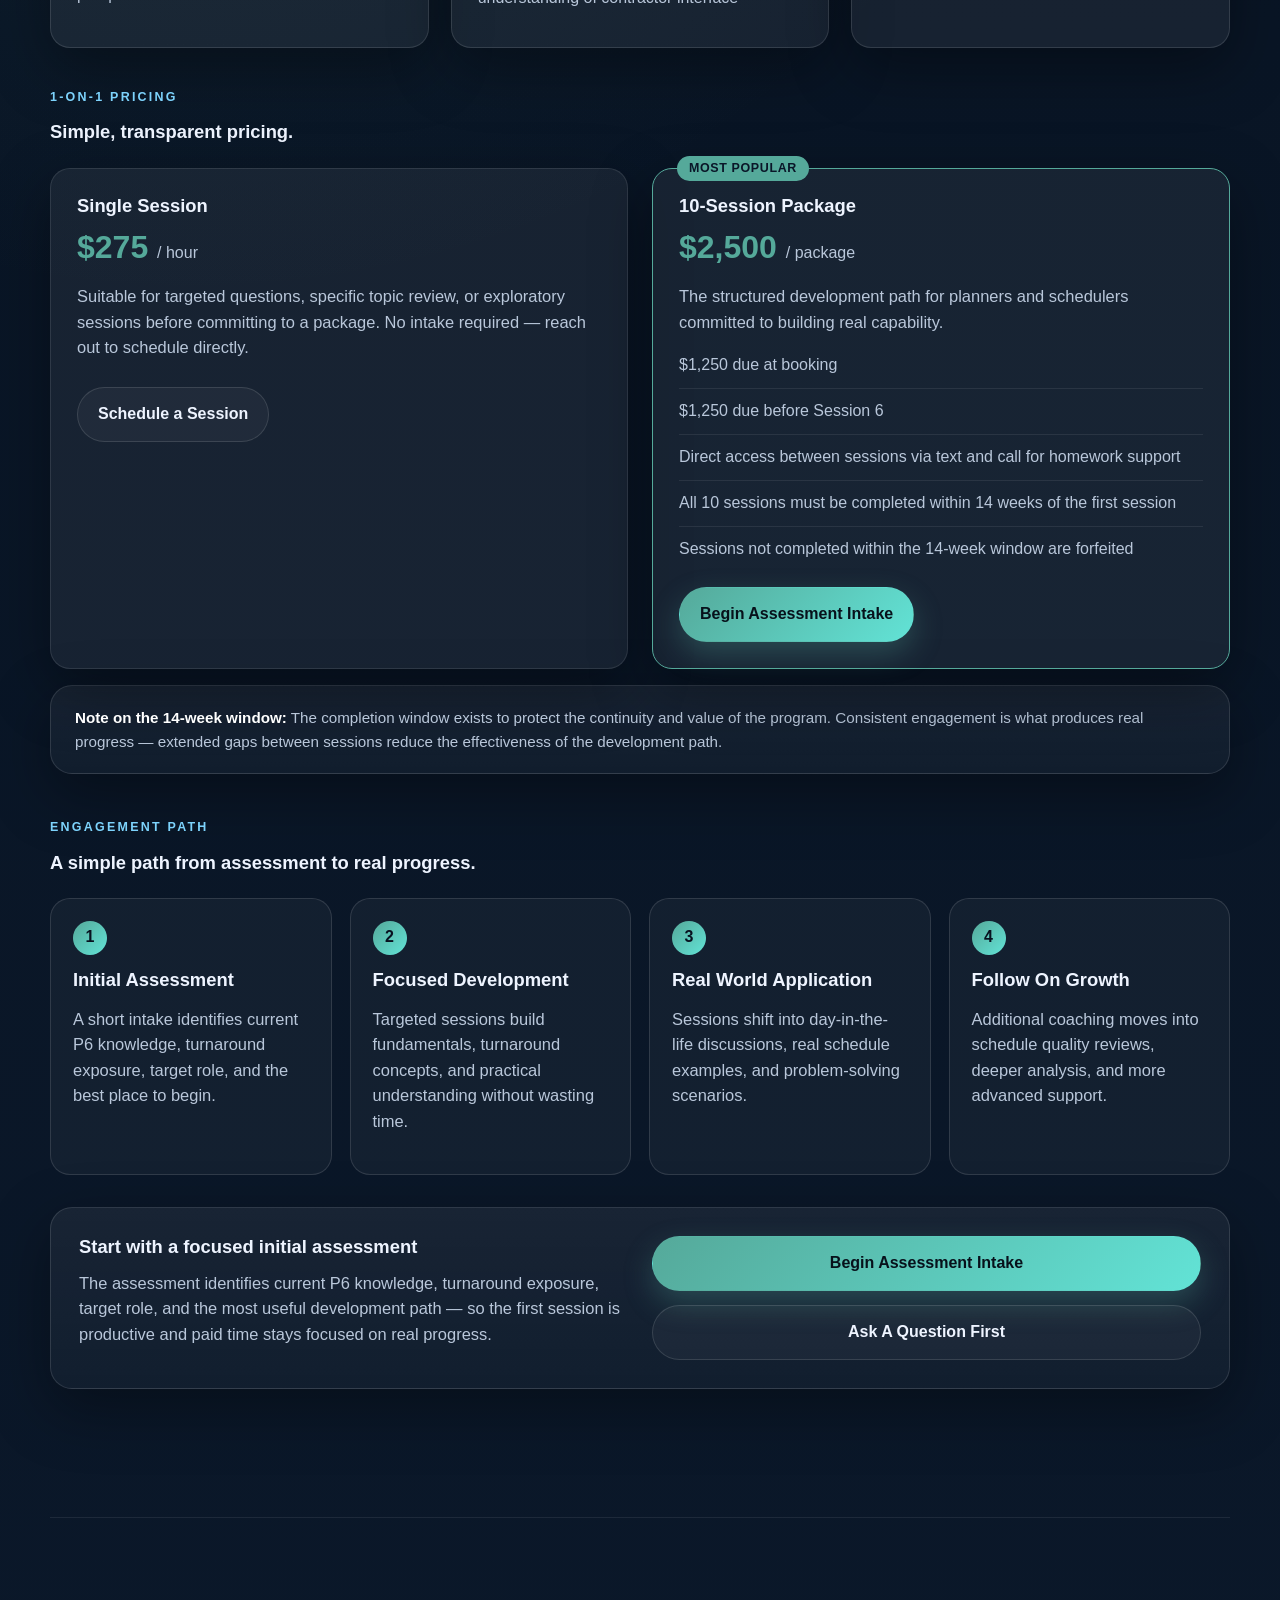
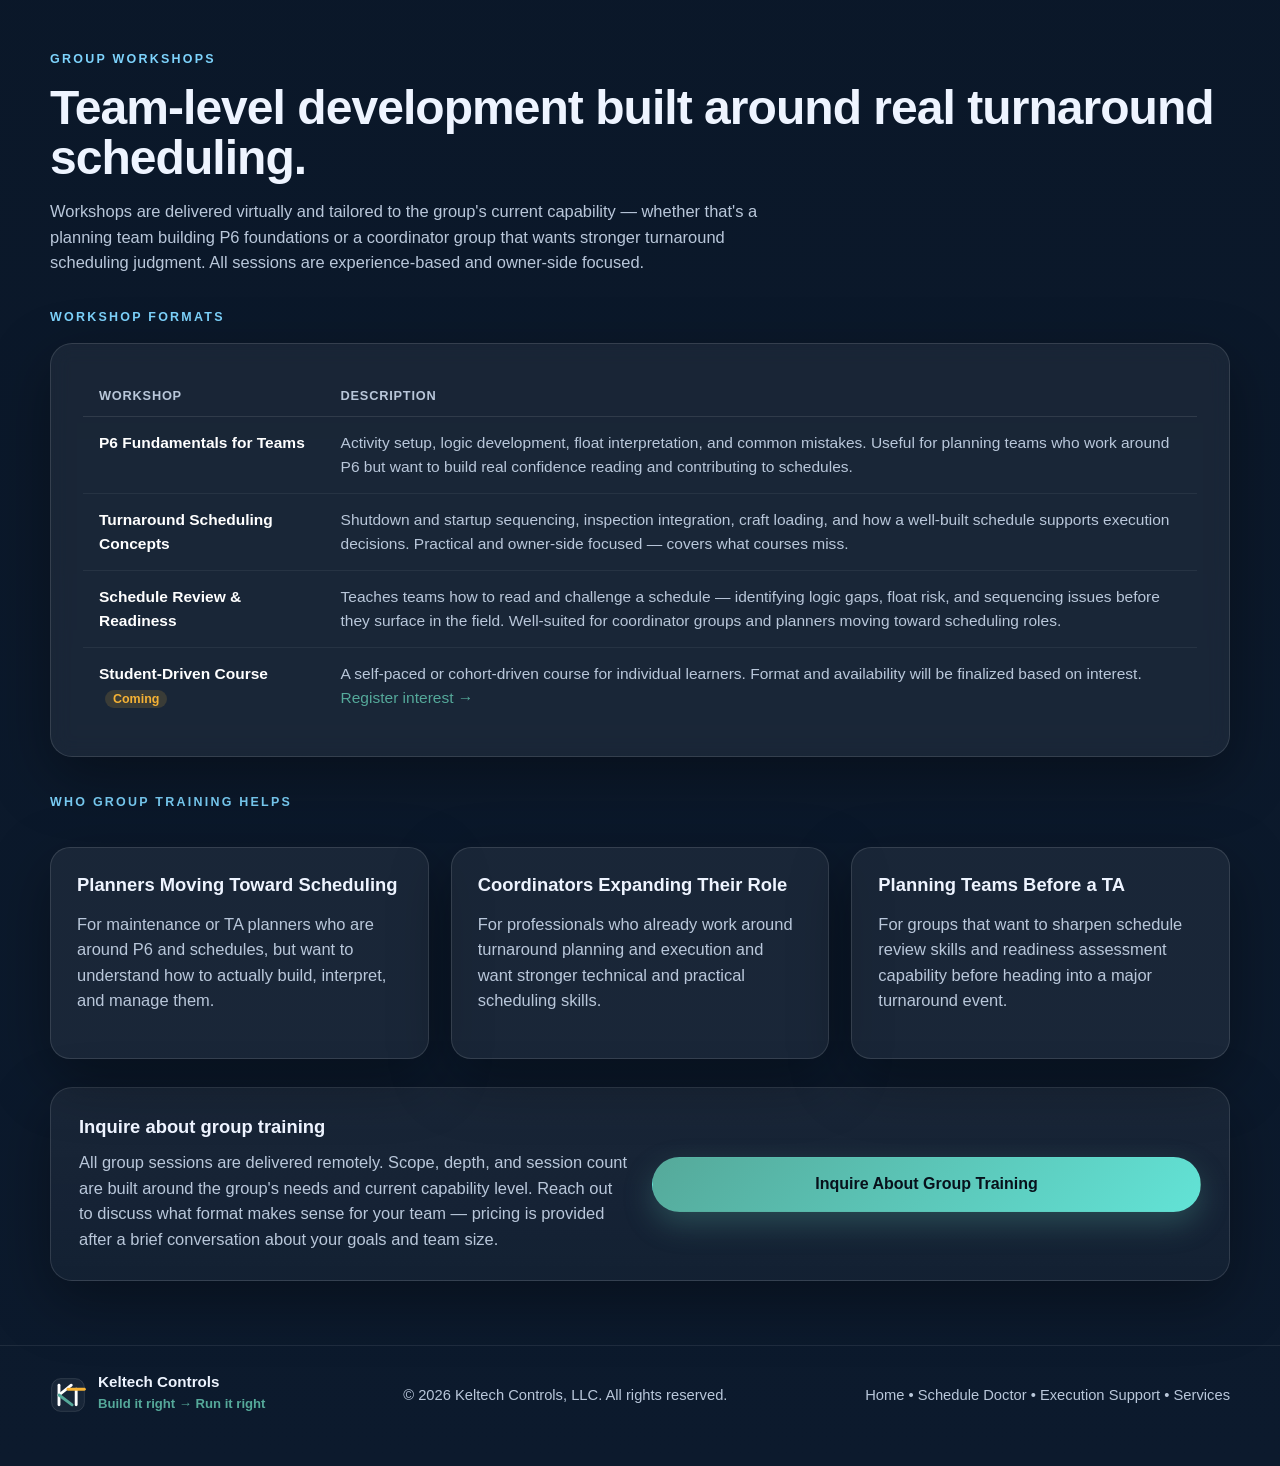
<file: training.html>
<!DOCTYPE html>
<html lang="en">
<head>
  <meta charset="UTF-8" />
  <meta name="viewport" content="width=device-width, initial-scale=1.0" />
  <title>Training &amp; Development | Keltech Controls</title>
  <meta name="description" content="Keltech Controls offers practical turnaround scheduling training — one-on-one P6 coaching for individuals and group workshops for planning teams. Owner-side experience, real-world application." />
  <link rel="stylesheet" href="css/shared.css" />
</head>
<body>

  <div class="nav-wrap">
    <div class="container nav">
      <a class="brand" href="index.html">
        <svg class="brand-mark" viewBox="0 0 76 76" fill="none" aria-hidden="true">
          <rect x="4" y="4" width="68" height="68" rx="18" fill="rgba(255,255,255,0.04)" stroke="rgba(255,255,255,0.18)" stroke-width="1.5"/>
          <line x1="20" y1="18" x2="20" y2="58" stroke="#FFFFFF" stroke-width="6" stroke-linecap="round"/>
          <line x1="20" y1="38" x2="46" y2="18" stroke="#FFFFFF" stroke-width="6" stroke-linecap="round"/>
          <line x1="20" y1="38" x2="47" y2="58" stroke="#55A99A" stroke-width="6" stroke-linecap="round"/>
          <line x1="54" y1="27" x2="54" y2="58" stroke="#FFFFFF" stroke-width="6" stroke-linecap="round"/>
          <line x1="38" y1="27" x2="70" y2="27" stroke="#F5B235" stroke-width="6" stroke-linecap="round"/>
        </svg>
        <div class="brand-text">
          <strong>Keltech Controls</strong>
          <span>Build it right &#x2192; Run it right</span>
        </div>
      </a>
      <nav class="nav-links">
        <a href="schedule-doctor.html">Schedule Doctor</a>
        <a href="execution-support.html">Execution Support</a>
        <a href="training.html" class="active">Training &amp; Development</a>
        <a href="services.html">Services</a>
        <a href="contact.html">Contact</a>
      </nav>
    </div>
  </div>

  <main>

    <!-- HERO -->
    <section class="section">
      <div class="container">
        <div class="eyebrow">Training &amp; Development</div>
        <h1 style="font-size:clamp(1.8rem,4vw,3.2rem);max-width:780px">Practical turnaround scheduling development — for individuals and teams.</h1>
        <p class="lead" style="max-width:720px">Whether you are an individual planner looking to build real scheduling capability or an organization developing your internal scheduling team, Keltech Controls provides experience-based training built around how turnarounds actually work — not generic software courses.</p>

        <div class="two-col" style="margin-top:36px">
          <div class="card" style="border:1px solid #55A99A">
            <div class="eyebrow" style="margin-bottom:10px">For Individuals</div>
            <h3>1-on-1 Coaching</h3>
            <p>Personalized development for planners, coordinators, and developing schedulers. Sessions are built around your actual work, goals, and experience level — not a fixed curriculum. Includes direct access between sessions for homework support.</p>
            <a href="#one-on-one" class="btn btn-primary" style="display:inline-block;margin-top:8px">See Pricing &amp; Details</a>
          </div>
          <div class="card" style="border:1px solid rgba(255,255,255,0.1)">
            <div class="eyebrow" style="margin-bottom:10px">For Organizations</div>
            <h3>Group Workshops</h3>
            <p>Virtual workshops for planning teams and coordinator groups. Scope, session count, and depth are tailored to your team's current capability and upcoming turnaround needs. Contact for pricing.</p>
            <a href="#group-training" class="btn btn-secondary" style="display:inline-block;margin-top:8px">See Workshop Details</a>
          </div>
        </div>
      </div>
    </section>

    <!-- ONE ON ONE -->
    <section class="section-tight" id="one-on-one">
      <div class="container">
        <div class="eyebrow">1-on-1 Coaching</div>
        <h2>Practical scheduler development built around real turnaround work.</h2>
        <p style="max-width:720px;margin-bottom:28px">For planners, coordinators, and developing schedulers who want more than generic software training. The focus is practical growth in Primavera P6, turnaround concepts, and how scheduling is actually applied in the field — from someone who has spent more than 30 years doing it on the owner side.</p>

        <div class="three-col">
          <div class="card">
            <h3>Structured Development</h3>
            <ul>
              <li>P6 fundamentals and logic development</li>
              <li>Critical path and float interpretation</li>
              <li>Turnaround schedule structure</li>
              <li>Shutdown and startup sequencing</li>
              <li>Inspection integration and craft loading</li>
              <li>Manpower analysis and owner-side execution perspective</li>
            </ul>
          </div>
          <div class="card">
            <h3>Real World Learning</h3>
            <ul>
              <li>Experience-based sessions, not lecture-style instruction</li>
              <li>Day in the life of a scheduler walkthroughs</li>
              <li>How planning and execution really connect</li>
              <li>Practical problem-solving using real schedule examples</li>
              <li>Strong owner-side perspective with understanding of contractor interface</li>
            </ul>
          </div>
          <div class="card">
            <h3>Typical Session Focus</h3>
            <ul>
              <li>P6 technical confidence</li>
              <li>Turnaround concepts that courses miss</li>
              <li>How a real scheduler thinks day to day</li>
              <li>Career positioning and role alignment</li>
              <li>Practical growth, not filler training</li>
            </ul>
          </div>
        </div>

        <!-- PRICING -->
        <div style="margin-top:36px">
          <div class="eyebrow">1-on-1 Pricing</div>
          <h3 style="margin-bottom:24px">Simple, transparent pricing.</h3>
          <div class="two-col">
            <div class="card" style="border:1px solid rgba(255,255,255,0.1)">
              <h3 style="margin-bottom:6px">Single Session</h3>
              <div style="font-size:2rem;font-weight:700;color:#55A99A;margin-bottom:12px">$275 <span style="font-size:1rem;color:var(--muted);font-weight:400">/ hour</span></div>
              <p>Suitable for targeted questions, specific topic review, or exploratory sessions before committing to a package. No intake required — reach out to schedule directly.</p>
              <a class="btn btn-secondary" href="contact.html" style="margin-top:8px;display:inline-block">Schedule a Session</a>
            </div>
            <div class="card" style="border:1px solid #55A99A;position:relative">
              <div style="position:absolute;top:-13px;left:24px;background:#55A99A;color:#0a1628;font-size:.78rem;font-weight:700;padding:3px 12px;border-radius:20px;letter-spacing:.05em;text-transform:uppercase">Most Popular</div>
              <h3 style="margin-bottom:6px">10-Session Package</h3>
              <div style="font-size:2rem;font-weight:700;color:#55A99A;margin-bottom:12px">$2,500 <span style="font-size:1rem;color:var(--muted);font-weight:400">/ package</span></div>
              <p>The structured development path for planners and schedulers committed to building real capability.</p>
              <ul class="checklist" style="margin-bottom:16px">
                <li>$1,250 due at booking</li>
                <li>$1,250 due before Session 6</li>
                <li>Direct access between sessions via text and call for homework support</li>
                <li>All 10 sessions must be completed within 14 weeks of the first session</li>
                <li>Sessions not completed within the 14-week window are forfeited</li>
              </ul>
              <a class="btn btn-primary" href="https://forms.gle/xGJ5X5MMnMQoocQR9" target="_blank" rel="noopener" style="display:inline-block">Begin Assessment Intake</a>
            </div>
          </div>
          <div class="highlight-box" style="margin-top:16px;padding:20px 24px">
            <p style="margin:0;font-size:.95rem"><strong style="color:#fff">Note on the 14-week window:</strong> The completion window exists to protect the continuity and value of the program. Consistent engagement is what produces real progress — extended gaps between sessions reduce the effectiveness of the development path.</p>
          </div>
        </div>

        <!-- ENGAGEMENT PATH -->
        <div style="margin-top:40px">
          <div class="eyebrow">Engagement Path</div>
          <h3 style="margin-bottom:24px">A simple path from assessment to real progress.</h3>
          <div class="four-col">
            <div class="step"><div class="step-number">1</div><h3>Initial Assessment</h3><p>A short intake identifies current P6 knowledge, turnaround exposure, target role, and the best place to begin.</p></div>
            <div class="step"><div class="step-number">2</div><h3>Focused Development</h3><p>Targeted sessions build fundamentals, turnaround concepts, and practical understanding without wasting time.</p></div>
            <div class="step"><div class="step-number">3</div><h3>Real World Application</h3><p>Sessions shift into day-in-the-life discussions, real schedule examples, and problem-solving scenarios.</p></div>
            <div class="step"><div class="step-number">4</div><h3>Follow On Growth</h3><p>Additional coaching moves into schedule quality reviews, deeper analysis, and more advanced support.</p></div>
          </div>
        </div>

        <!-- INTAKE -->
        <div class="highlight-box" style="margin-top:32px">
          <div class="two-col">
            <div>
              <h3 style="margin-bottom:12px">Start with a focused initial assessment</h3>
              <p style="margin-bottom:0">The assessment identifies current P6 knowledge, turnaround exposure, target role, and the most useful development path — so the first session is productive and paid time stays focused on real progress.</p>
            </div>
            <div style="display:flex;flex-direction:column;justify-content:center;gap:14px">
              <a class="btn btn-primary" href="https://forms.gle/xGJ5X5MMnMQoocQR9" target="_blank" rel="noopener">Begin Assessment Intake</a>
              <a class="btn btn-secondary" href="contact.html">Ask A Question First</a>
            </div>
          </div>
        </div>
      </div>
    </section>

    <!-- DIVIDER -->
    <section class="section-tight">
      <div class="container">
        <hr style="border:none;border-top:1px solid rgba(255,255,255,0.08);margin:0" />
      </div>
    </section>

    <!-- GROUP TRAINING -->
    <section class="section-tight" id="group-training">
      <div class="container">
        <div class="eyebrow">Group Workshops</div>
        <h2>Team-level development built around real turnaround scheduling.</h2>
        <p style="max-width:720px;margin-bottom:28px">Workshops are delivered virtually and tailored to the group's current capability — whether that's a planning team building P6 foundations or a coordinator group that wants stronger turnaround scheduling judgment. All sessions are experience-based and owner-side focused.</p>

        <div class="eyebrow" style="margin-bottom:16px">Workshop Formats</div>
        <div class="glass" style="padding:32px;overflow-x:auto">
          <table style="width:100%;border-collapse:collapse;font-size:.97rem">
            <thead>
              <tr style="border-bottom:1px solid rgba(255,255,255,0.1)">
                <th style="text-align:left;padding:10px 16px;color:var(--muted);font-weight:600;text-transform:uppercase;font-size:.8rem;letter-spacing:.06em;min-width:200px">Workshop</th>
                <th style="text-align:left;padding:10px 16px;color:var(--muted);font-weight:600;text-transform:uppercase;font-size:.8rem;letter-spacing:.06em">Description</th>
              </tr>
            </thead>
            <tbody>
              <tr style="border-bottom:1px solid rgba(255,255,255,0.06)">
                <td style="padding:14px 16px;font-weight:600;color:#fff;vertical-align:top">P6 Fundamentals for Teams</td>
                <td style="padding:14px 16px;color:var(--muted)">Activity setup, logic development, float interpretation, and common mistakes. Useful for planning teams who work around P6 but want to build real confidence reading and contributing to schedules.</td>
              </tr>
              <tr style="border-bottom:1px solid rgba(255,255,255,0.06)">
                <td style="padding:14px 16px;font-weight:600;color:#fff;vertical-align:top">Turnaround Scheduling Concepts</td>
                <td style="padding:14px 16px;color:var(--muted)">Shutdown and startup sequencing, inspection integration, craft loading, and how a well-built schedule supports execution decisions. Practical and owner-side focused — covers what courses miss.</td>
              </tr>
              <tr style="border-bottom:1px solid rgba(255,255,255,0.06)">
                <td style="padding:14px 16px;font-weight:600;color:#fff;vertical-align:top">Schedule Review &amp; Readiness</td>
                <td style="padding:14px 16px;color:var(--muted)">Teaches teams how to read and challenge a schedule — identifying logic gaps, float risk, and sequencing issues before they surface in the field. Well-suited for coordinator groups and planners moving toward scheduling roles.</td>
              </tr>
              <tr>
                <td style="padding:14px 16px;font-weight:600;color:#fff;vertical-align:top">Student-Driven Course <span style="font-size:.78rem;background:rgba(245,178,53,0.15);color:#F5B235;padding:2px 8px;border-radius:10px;font-weight:600;margin-left:6px">Coming</span></td>
                <td style="padding:14px 16px;color:var(--muted)">A self-paced or cohort-driven course for individual learners. Format and availability will be finalized based on interest. <a href="contact.html" style="color:#55A99A">Register interest &rarr;</a></td>
              </tr>
            </tbody>
          </table>
        </div>

        <div style="margin-top:32px">
          <div class="eyebrow">Who Group Training Helps</div>
          <div class="three-col" style="margin-top:20px">
            <div class="card">
              <h3>Planners Moving Toward Scheduling</h3>
              <p>For maintenance or TA planners who are around P6 and schedules, but want to understand how to actually build, interpret, and manage them.</p>
            </div>
            <div class="card">
              <h3>Coordinators Expanding Their Role</h3>
              <p>For professionals who already work around turnaround planning and execution and want stronger technical and practical scheduling skills.</p>
            </div>
            <div class="card">
              <h3>Planning Teams Before a TA</h3>
              <p>For groups that want to sharpen schedule review skills and readiness assessment capability before heading into a major turnaround event.</p>
            </div>
          </div>
        </div>

        <div class="highlight-box" style="margin-top:28px">
          <div class="two-col">
            <div>
              <h3 style="margin-bottom:12px">Inquire about group training</h3>
              <p style="margin-bottom:0">All group sessions are delivered remotely. Scope, depth, and session count are built around the group's needs and current capability level. Reach out to discuss what format makes sense for your team — pricing is provided after a brief conversation about your goals and team size.</p>
            </div>
            <div style="display:flex;flex-direction:column;justify-content:center;gap:14px">
              <a class="btn btn-primary" href="contact.html">Inquire About Group Training</a>
            </div>
          </div>
        </div>
      </div>
    </section>

  </main>

  <footer>
    <div class="container footer-row">
      <div class="footer-brand">
        <svg viewBox="0 0 44 44" width="36" height="36" fill="none" aria-hidden="true">
          <rect x="2" y="2" width="40" height="40" rx="11" fill="rgba(255,255,255,0.05)" stroke="rgba(255,255,255,0.15)" stroke-width="1"/>
          <line x1="11" y1="10" x2="11" y2="34" stroke="#FFFFFF" stroke-width="3.5" stroke-linecap="round"/>
          <line x1="11" y1="22" x2="26" y2="10" stroke="#FFFFFF" stroke-width="3.5" stroke-linecap="round"/>
          <line x1="11" y1="22" x2="27" y2="34" stroke="#55A99A" stroke-width="3.5" stroke-linecap="round"/>
          <line x1="32" y1="15" x2="32" y2="34" stroke="#FFFFFF" stroke-width="3.5" stroke-linecap="round"/>
          <line x1="22" y1="15" x2="42" y2="15" stroke="#F5B235" stroke-width="3.5" stroke-linecap="round"/>
        </svg>
        <div class="footer-brand-text">
          <strong>Keltech Controls</strong>
          <span>Build it right &#x2192; Run it right</span>
        </div>
      </div>
      <div class="small" style="text-align:center">&#169; 2026 Keltech Controls, LLC. All rights reserved.</div>
      <div class="small" style="text-align:right">
        <a href="index.html" style="color:var(--muted)">Home</a> &#x2022;
        <a href="schedule-doctor.html" style="color:var(--muted)">Schedule Doctor</a> &#x2022;
        <a href="execution-support.html" style="color:var(--muted)">Execution Support</a> &#x2022;
        <a href="services.html" style="color:var(--muted)">Services</a>
      </div>
    </div>
  </footer>

</body>
</html>
</file>
<file: css/shared.css>
:root{
  --bg:#08111f;
  --bg2:#0d1b2e;
  --panel:rgba(255,255,255,.06);
  --panel2:rgba(255,255,255,.04);
  --text:#eef4ff;
  --muted:#b9c7da;
  --line:rgba(255,255,255,.12);
  --blue:#5eb6ff;
  --blue2:#7dd3fc;
  --teal:#55A99A;
  --teal-light:#62e3d6;
  --gold:#F5B235;
  --shadow:0 20px 60px rgba(0,0,0,.35);
  --radius:22px;
  --max:1180px;
}

*{box-sizing:border-box}
html{scroll-behavior:smooth}
body{
  margin:0;
  font-family:Inter,Segoe UI,Roboto,Arial,sans-serif;
  color:var(--text);
  background:
    radial-gradient(circle at top right, rgba(94,182,255,.12), transparent 30%),
    radial-gradient(circle at 15% 20%, rgba(85,169,154,.10), transparent 25%),
    linear-gradient(180deg, #08111f 0%, #091525 35%, #0c1a2d 100%);
  line-height:1.55;
}

a{color:inherit;text-decoration:none}
.container{width:min(var(--max), calc(100% - 32px)); margin:0 auto}
.section{padding:88px 0}
.section-tight{padding:64px 0}
.eyebrow{
  display:inline-block;
  font-size:.78rem;
  letter-spacing:.18em;
  text-transform:uppercase;
  color:var(--blue2);
  margin-bottom:14px;
  font-weight:700;
}
h1,h2,h3{margin:0 0 16px}
h1{font-size:clamp(2.4rem,5vw,5rem);line-height:.98;letter-spacing:-.03em}
h2{font-size:clamp(1.9rem,3.8vw,3rem);line-height:1.04;letter-spacing:-.02em}
h3{font-size:1.15rem;line-height:1.2}
p{margin:0 0 18px;color:var(--muted);font-size:1.03rem}
.lead{font-size:1.12rem;color:#dbe8f8}

.glass{
  background:var(--panel);
  border:1px solid var(--line);
  border-radius:var(--radius);
  backdrop-filter:blur(10px);
  box-shadow:var(--shadow);
}
.card{
  padding:26px;
  background:var(--panel);
  border:1px solid var(--line);
  border-radius:20px;
  box-shadow:var(--shadow);
  height:100%;
}
.highlight-box{
  padding:28px;
  border-radius:22px;
  background:linear-gradient(180deg,rgba(255,255,255,.06),rgba(255,255,255,.03));
  border:1px solid var(--line);
  box-shadow:var(--shadow);
}
.tagline-pill{
  display:inline-flex;
  align-items:center;
  gap:8px;
  padding:6px 16px;
  border-radius:999px;
  background:rgba(85,169,154,.12);
  border:1px solid rgba(85,169,154,.30);
  color:var(--teal);
  font-size:.88rem;
  font-weight:600;
  letter-spacing:.03em;
  margin-bottom:20px;
}
.new-badge{
  display:inline-block;
  font-size:.68rem;
  letter-spacing:.10em;
  text-transform:uppercase;
  font-weight:700;
  padding:3px 9px;
  border-radius:999px;
  background:rgba(245,178,53,.15);
  border:1px solid rgba(245,178,53,.35);
  color:var(--gold);
  margin-left:8px;
  vertical-align:middle;
  position:relative;
  top:-1px;
}
.coming-badge{
  display:inline-block;font-size:.65rem;letter-spacing:.10em;text-transform:uppercase;
  font-weight:700;padding:2px 8px;border-radius:999px;
  background:rgba(94,182,255,.12);border:1px solid rgba(94,182,255,.30);
  color:var(--blue2);margin-left:8px;vertical-align:middle;position:relative;top:-1px;
}

.btn-row{display:flex;flex-wrap:wrap;gap:14px;margin-top:28px}
.btn{
  display:inline-flex;
  align-items:center;
  justify-content:center;
  gap:10px;
  padding:14px 20px;
  border-radius:999px;
  font-weight:700;
  transition:.2s ease;
  border:1px solid transparent;
  font-size:1rem;
}
.btn-primary{
  background:linear-gradient(135deg,var(--teal),var(--teal-light));
  color:#07111b;
  box-shadow:0 12px 30px rgba(85,169,154,.30);
}
.btn-primary:hover{transform:translateY(-1px)}
.btn-secondary{
  border-color:var(--line);
  background:rgba(255,255,255,.04);
  color:var(--text);
}
.btn-secondary:hover{background:rgba(255,255,255,.08);transform:translateY(-1px)}
.btn-gold{
  background:linear-gradient(135deg,var(--gold),#ffcf6b);
  color:#07111b;
  box-shadow:0 12px 30px rgba(245,178,53,.25);
}
.btn-gold:hover{transform:translateY(-1px)}

/* NAV */
.nav-wrap{
  position:sticky;top:0;z-index:100;
  backdrop-filter:blur(14px);
  background:rgba(8,17,31,.72);
  border-bottom:1px solid rgba(255,255,255,.08);
}
.nav{
  min-height:80px;
  display:flex;align-items:center;justify-content:space-between;gap:18px;
}
.brand{display:flex;align-items:center;gap:14px;min-width:0}
.brand-mark{width:52px;height:52px;flex:0 0 52px}
.brand-text{display:flex;flex-direction:column;min-width:0}
.brand-text strong{font-size:1.05rem;line-height:1.1;letter-spacing:.01em}
.brand-text span{font-size:.78rem;color:var(--teal);font-weight:600;white-space:nowrap;overflow:hidden;text-overflow:ellipsis}
.nav-links{display:flex;align-items:center;gap:18px;flex-wrap:wrap;justify-content:flex-end}
.nav-links a{color:var(--muted);font-size:.95rem;transition:.15s}
.nav-links a:hover{color:var(--text)}
.nav-links a.active{color:var(--teal)}

/* FOOTER */
footer{padding:28px 0 50px;border-top:1px solid rgba(255,255,255,.08)}
.footer-row{display:flex;align-items:center;justify-content:space-between;gap:18px;flex-wrap:wrap}
.footer-brand{display:flex;align-items:center;gap:12px}
.footer-brand-text strong{display:block;font-size:.95rem;line-height:1.1}
.footer-brand-text span{font-size:.82rem;color:var(--teal);font-weight:600}
.small{font-size:.92rem;color:var(--muted)}

/* LAYOUT HELPERS */
.two-col{display:grid;grid-template-columns:1fr 1fr;gap:24px;align-items:stretch}
.three-col{display:grid;grid-template-columns:repeat(3,1fr);gap:22px}
.four-col{display:grid;grid-template-columns:repeat(4,1fr);gap:18px}

.card ul,.checklist{margin:14px 0 0;padding:0;list-style:none}
.card li,.checklist li{padding:10px 0;border-top:1px solid rgba(255,255,255,.08);color:var(--muted)}
.card li:first-child,.checklist li:first-child{border-top:none;padding-top:0}

.package-card{
  padding:24px;border-radius:20px;
  background:linear-gradient(180deg,rgba(85,169,154,.10),rgba(255,255,255,.04));
  border:1px solid rgba(85,169,154,.28);
  box-shadow:var(--shadow);height:100%;
}
.package-card-gold{
  padding:24px;border-radius:20px;
  background:linear-gradient(180deg,rgba(245,178,53,.10),rgba(255,255,255,.04));
  border:1px solid rgba(245,178,53,.28);
  box-shadow:var(--shadow);height:100%;
}
.package-card-gold h3{color:#fff}
.package-card-gold ul{margin:14px 0 0;padding:0;list-style:none}
.package-card-gold li{padding:9px 0;border-top:1px solid rgba(255,255,255,.08);color:var(--muted);font-size:.95rem}
.package-card-gold li:first-child{border-top:none;padding-top:0}

.step{padding:22px;border-radius:20px;background:rgba(255,255,255,.04);border:1px solid var(--line);height:100%}
.step-number{
  display:inline-grid;place-items:center;width:34px;height:34px;margin-bottom:14px;
  border-radius:999px;background:linear-gradient(135deg,var(--teal),var(--teal-light));
  color:#08111f;font-weight:800;
}

.pill-grid{display:grid;grid-template-columns:repeat(2,minmax(0,1fr));gap:12px;margin-top:16px}
.pill{
  padding:14px 16px;border-radius:16px;
  background:rgba(255,255,255,.05);border:1px solid var(--line);
  color:#dfe8f5;font-weight:600;font-size:.95rem;
}

.exec-panel{
  padding:36px;border-radius:var(--radius);
  background:linear-gradient(135deg,rgba(85,169,154,.14),rgba(94,182,255,.08));
  border:1px solid rgba(85,169,154,.35);
  box-shadow:var(--shadow);
}
.exec-items{display:grid;grid-template-columns:repeat(2,1fr);gap:16px;margin:24px 0}
.exec-item{padding:18px;border-radius:18px;background:rgba(0,0,0,.20);border:1px solid rgba(255,255,255,.09)}
.exec-item-title{font-size:.95rem;font-weight:700;color:#fff;margin-bottom:6px;display:flex;align-items:center;gap:8px}
.exec-item-title::before{content:"";display:inline-block;width:8px;height:8px;border-radius:50%;background:var(--teal);flex-shrink:0}
.exec-item p{font-size:.9rem;margin:0;color:var(--muted)}

.training-table{width:100%;border-collapse:collapse;margin-top:24px}
.training-table tr{border-top:1px solid rgba(255,255,255,.08)}
.training-table tr:first-child{border-top:none}
.training-table td{padding:20px 16px;vertical-align:top}
.training-table td:first-child{width:240px;font-weight:700;color:#fff;font-size:.97rem;white-space:nowrap}
.training-table td:last-child{color:var(--muted);font-size:.95rem;line-height:1.6}

.credentials{display:grid;grid-template-columns:repeat(2,1fr);gap:14px;margin-top:18px}
.credential{padding:18px;border-radius:18px;background:rgba(255,255,255,.04);border:1px solid var(--line);font-weight:600;color:#e4edf8}

.stats{display:grid;grid-template-columns:repeat(2,1fr);gap:14px;margin-top:22px}
.stat{padding:18px;border-radius:18px;background:rgba(255,255,255,.04);border:1px solid var(--line)}
.stat strong{display:block;font-size:1.7rem;line-height:1;margin-bottom:8px;color:#fff}
.stat span{color:var(--muted);font-size:.92rem}

@media(max-width:980px){
  .two-col,.three-col{grid-template-columns:1fr}
  .four-col{grid-template-columns:1fr 1fr}
  .exec-items{grid-template-columns:1fr}
}
@media(max-width:680px){
  .nav{min-height:auto;padding:14px 0;align-items:flex-start;flex-direction:column}
  .nav-links{justify-content:flex-start}
  .stats,.pill-grid,.credentials,.four-col{grid-template-columns:1fr}
  .section{padding:72px 0}
  .section-tight{padding:54px 0}
  .training-table td:first-child{white-space:normal;width:auto}
  .training-table{display:block}
  .training-table tr{display:block;padding:16px 0}
  .training-table td{display:block;padding:4px 0}
}
</file>
